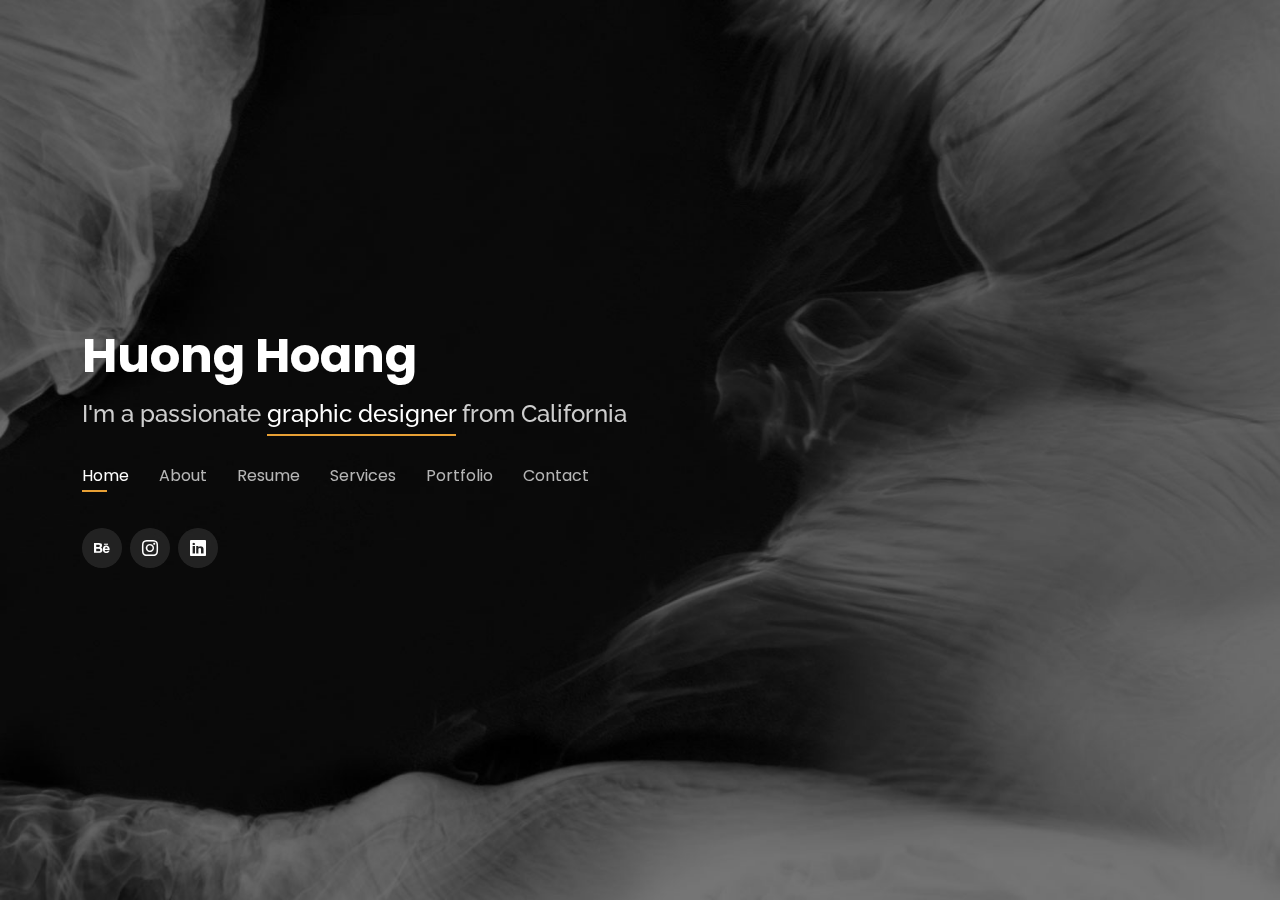
<file: index.html>
<!DOCTYPE html>
<html lang="en">

<head>
  <meta charset="utf-8">
  <meta content="width=device-width, initial-scale=1.0" name="viewport">

  <title>Huong Hoang Portfolio</title>
  <meta content="" name="description">
  <meta content="" name="keywords">

  <!-- Favicons -->
  <link href="assets/img/personal logo.png" rel="icon">
  <link href="assets/img/personal logo.png" rel="apple-touch-icon">

  <!-- Google Fonts -->
  <link
    href="https://fonts.googleapis.com/css?family=Open+Sans:300,300i,400,400i,600,600i,700,700i|Raleway:300,300i,400,400i,500,500i,600,600i,700,700i|Poppins:300,300i,400,400i,500,500i,600,600i,700,700i"
    rel="stylesheet">

  <!-- Vendor CSS Files -->
  <link href="assets/vendor/bootstrap/css/bootstrap.min.css" rel="stylesheet">
  <link href="assets/vendor/bootstrap-icons/bootstrap-icons.css" rel="stylesheet">
  <link href="assets/vendor/boxicons/css/boxicons.min.css" rel="stylesheet">
  <link href="assets/vendor/glightbox/css/glightbox.min.css" rel="stylesheet">
  <link href="assets/vendor/remixicon/remixicon.css" rel="stylesheet">
  <link href="assets/vendor/swiper/swiper-bundle.min.css" rel="stylesheet">

  <!-- Template Main CSS File -->
  <link href="assets/css/style.css" rel="stylesheet">

</head>

<body>

  <!-- ======= Header ======= -->
  <header id="header">
    <div class="container">

      <h1><a href="index.html">Huong Hoang</a></h1>
      <!-- Uncomment below if you prefer to use an image logo -->
      <!-- <a href="index.html" class="mr-auto"><img src="assets/img/logo.png" alt="" class="img-fluid"></a> -->
      <h2>I'm a passionate <span>graphic designer</span> from California</h2>

      <nav id="navbar" class="navbar">
        <ul>
          <li><a class="nav-link active" href="#header">Home</a></li>
          <li><a class="nav-link" href="#about">About</a></li>
          <li><a class="nav-link" href="#resume">Resume</a></li>
          <li><a class="nav-link" href="#services">Services</a></li>
          <li><a class="nav-link" href="#portfolio">Portfolio</a></li>
          <li><a class="nav-link" href="#contact">Contact</a></li>
        </ul>
        <i class="bi bi-list mobile-nav-toggle"></i>
      </nav><!-- .navbar -->

      <div class="social-links">
        <a href="https://www.behance.net/ngocquhoang" class="behance"><i class="bi bi-behance"></i></a>
        <a href="https://www.instagram.com/hnqh_amh/" class="instagram"><i class="bi bi-instagram"></i></a>
        <a href="https://www.linkedin.com/in/amber-hoang/" class="linkedin"><i class="bi bi-linkedin"></i></a>
      </div>

    </div>
  </header><!-- End Header -->

  <!-- ======= About Section ======= -->
  <section id="about" class="about">

    <!-- ======= About Me ======= -->
    <div class="about-me container">

      <div class="section-title">
        <h2>About</h2>
        <p>Learn more about me</p>
      </div>

      <div class="row">
        <div class="col-lg-4" data-aos="fade-right">
          <img src="assets/img/me.jpg" class="img-fluid" alt="">
        </div>
        <div class="col-lg-8 pt-4 pt-lg-0 content" data-aos="fade-left">
          <h3>UI/UX &amp; Graphic Designer</h3>
          <p class="fst-italic">
            Lorem ipsum dolor sit amet, consectetur adipiscing elit, sed do eiusmod tempor incididunt ut labore et
            dolore
            magna aliqua.
          </p>
          <div class="row">
            <div class="col-lg-6">
              <ul>
                <li><i class="bi bi-chevron-right"></i> <strong>Birthday:</strong> <span>January 2000</span></li>
                <li><i class="bi bi-chevron-right"></i> <strong>Website:</strong> <span>www.amberhhoang.com</span></li>
                <li><i class="bi bi-chevron-right"></i> <strong>Phone:</strong> <span>+916 545 4534</span></li>
                <li><i class="bi bi-chevron-right"></i> <strong>City:</strong> <span>California, USA</span></li>
              </ul>
            </div>
            <div class="col-lg-6">
              <ul>
                <li><i class="bi bi-chevron-right"></i> <strong>Age:</strong> <span>24</span></li>
                <li><i class="bi bi-chevron-right"></i> <strong>Degree:</strong> <span>Bachelor of Art</span></li>
                <li><i class="bi bi-chevron-right"></i> <strong>Email:</strong> <a href="mailto:amberh.hoang@gmail.com"
                    <span>amberh.hoang@gmail.com</span></a></li>
                <li><i class="bi bi-chevron-right"></i> <strong>Freelance:</strong> <span>Available</span></li>
              </ul>
            </div>
          </div>
          <p>
            As a passionate Graphic Designer and UI/UX Designer based in California, my objective is to leverage my
            expertise in creating compelling multimedia content and market-focused materials to drive significant growth
            for organizations. With a proven track record of enhancing brand visibility and increasing sales by 20%
            through strategic email marketing initiatives, I am committed to utilizing my skills in graphic design,
            UI/UX, and print media to attract more traffic, engage audiences effectively, and elevate overall brand
            presence in the ever-evolving digital landscape.
          </p>
        </div>
      </div>

    </div><!-- End About Me -->

    <!-- ======= Counts ======= -->
    <!--<div class="counts container">

      <div class="row">

        <div class="col-lg-3 col-md-6">
          <div class="count-box">
            <i class="bi bi-emoji-smile"></i>
            <span data-purecounter-start="0" data-purecounter-end="232" data-purecounter-duration="1"
              class="purecounter"></span>
            <p>Happy Clients</p>
          </div>
        </div>

        <div class="col-lg-3 col-md-6 mt-5 mt-md-0">
          <div class="count-box">
            <i class="bi bi-journal-richtext"></i>
            <span data-purecounter-start="0" data-purecounter-end="521" data-purecounter-duration="1"
              class="purecounter"></span>
            <p>Projects</p>
          </div>
        </div>

        <div class="col-lg-3 col-md-6 mt-5 mt-lg-0">
          <div class="count-box">
            <i class="bi bi-headset"></i>
            <span data-purecounter-start="0" data-purecounter-end="1463" data-purecounter-duration="1"
              class="purecounter"></span>
            <p>Hours Of Support</p>
          </div>
        </div>

        <div class="col-lg-3 col-md-6 mt-5 mt-lg-0">
          <div class="count-box">
            <i class="bi bi-award"></i>
            <span data-purecounter-start="0" data-purecounter-end="24" data-purecounter-duration="1"
              class="purecounter"></span>
            <p>Awards</p>
          </div>
        </div>

      </div>

    </div> -->
    <!-- End Counts -->

    <!-- ======= Skills  ======= -->
    <div class="skills container">

      <div class="section-title">
        <h2>Skills</h2>
      </div>

      <div class="row skills-content">

        <div class="col-lg-6">

          <div class="progress">
            <span class="skill">HTML <i class="val">100%</i></span>
            <div class="progress-bar-wrap">
              <div class="progress-bar" role="progressbar" aria-valuenow="100" aria-valuemin="0" aria-valuemax="100">
              </div>
            </div>
          </div>

          <div class="progress">
            <span class="skill">CSS <i class="val">90%</i></span>
            <div class="progress-bar-wrap">
              <div class="progress-bar" role="progressbar" aria-valuenow="90" aria-valuemin="0" aria-valuemax="100">
              </div>
            </div>
          </div>

          <div class="progress">
            <span class="skill">JavaScript <i class="val">75%</i></span>
            <div class="progress-bar-wrap">
              <div class="progress-bar" role="progressbar" aria-valuenow="75" aria-valuemin="0" aria-valuemax="100">
              </div>
            </div>
          </div>

        </div>

        <div class="col-lg-6">

          <div class="progress">
            <span class="skill">Adobe Creative Suite <i class="val">90%</i></span>
            <div class="progress-bar-wrap">
              <div class="progress-bar" role="progressbar" aria-valuenow="80" aria-valuemin="0" aria-valuemax="100">
              </div>
            </div>
          </div>

          <div class="progress">
            <span class="skill">Shopify/CMS <i class="val">90%</i></span>
            <div class="progress-bar-wrap">
              <div class="progress-bar" role="progressbar" aria-valuenow="90" aria-valuemin="0" aria-valuemax="100">
              </div>
            </div>
          </div>

          <div class="progress">
            <span class="skill">Figma <i class="val">55%</i></span>
            <div class="progress-bar-wrap">
              <div class="progress-bar" role="progressbar" aria-valuenow="55" aria-valuemin="0" aria-valuemax="100">
              </div>
            </div>
          </div>

        </div>

      </div>

    </div><!-- End Skills -->

    <!-- ======= Interests ======= -->
    <div class="interests container">

      <div class="section-title">
        <h2>Interests</h2>
      </div>

      <div class="row">
        <div class="col-lg-3 col-md-4">
          <div class="icon-box">
            <i class="ri-store-line" style="color: #ffbb2c;"></i>
            <h3>E-commerce</h3>
          </div>
        </div>
        <div class="col-lg-3 col-md-4 mt-4 mt-md-0">
          <div class="icon-box">
            <i class="ri-bar-chart-box-line" style="color: #5578ff;"></i>
            <h3>Stock</h3>
          </div>
        </div>
        <div class="col-lg-3 col-md-4 mt-4 mt-md-0">
          <div class="icon-box">
            <i class="ri-calendar-todo-line" style="color: #e80368;"></i>
            <h3>Planning</h3>
          </div>
        </div>
        <div class="col-lg-3 col-md-4 mt-4 mt-lg-0">
          <div class="icon-box">
            <i class="ri-paint-brush-line" style="color: #e361ff;"></i>
            <h3>Art</h3>
          </div>
        </div>
        <div class="col-lg-3 col-md-4 mt-4">
          <div class="icon-box">
            <i class="ri-database-2-line" style="color: #47aeff;"></i>
            <h3>Technology</h3>
          </div>
        </div>
        <div class="col-lg-3 col-md-4 mt-4">
          <div class="icon-box">
            <i class="ri-gradienter-line" style="color: #ffa76e;"></i>
            <h3>Social Media</h3>
          </div>
        </div>
        <div class="col-lg-3 col-md-4 mt-4">
          <div class="icon-box">
            <i class="ri-file-list-3-line" style="color: #11dbcf;"></i>
            <h3>Shopping</h3>
          </div>
        </div>
        <div class="col-lg-3 col-md-4 mt-4">
          <div class="icon-box">
            <i class="ri-price-tag-2-line" style="color: #4233ff;"></i>
            <h3>
              crochet
            </h3>
          </div>
        </div>
        <div class="col-lg-3 col-md-4 mt-4">
          <div class="icon-box">
            <i class="ri-anchor-line" style="color: #b2904f;"></i>
            <h3>Road Trip</h3>
          </div>
        </div>
        <div class="col-lg-3 col-md-4 mt-4">
          <div class="icon-box">
            <i class="ri-disc-line" style="color: #b20969;"></i>
            <h3>Music/Rnb</h3>
          </div>
        </div>
        <!--<div class="col-lg-3 col-md-4 mt-4">
          <div class="icon-box">
            <i class="ri-base-station-line" style="color: #ff5828;"></i>
            <h3>Verdo Park</h3>
          </div>
        </div>
        <div class="col-lg-3 col-md-4 mt-4">
          <div class="icon-box">
            <i class="ri-fingerprint-line" style="color: #29cc61;"></i>
            <h3>Flavor Nivelanda</h3>
          </div>
        </div>-->
      </div>

    </div><!-- End Interests -->

    <!-- ======= Testimonials ======= -->
    <div class="testimonials container">

      <div class="section-title">
        <h2>Testimonials</h2>
      </div>

      <div class="testimonials-slider swiper" data-aos="fade-up" data-aos-delay="100">
        <div class="swiper-wrapper">

          <div class="swiper-slide">
            <div class="testimonial-item">
              <p>
                <i class="bx bxs-quote-alt-left quote-icon-left"></i>
                Working with Huong has been an absolute game-changer for our e-commerce business. Their creativity
                knows no bounds, and their ability to craft visually stunning social media content, videos, and email
                marketing campaigns has significantly boosted our online presence. Their attention to detail and
                dedication to understanding our brand's needs truly sets them apart. I couldn't recommend Huong
                highly enough
                <i class="bx bxs-quote-alt-right quote-icon-right"></i>
              </p>
              <img src="assets/img/testimonials/testimonials-1.jpg" class="testimonial-img" alt="">
              <h3>Gregory Perkins</h3>
              <h4>Ceo &amp; Founder of African American Expressions</h4>
            </div>
          </div><!-- End testimonial item -->

          <div class="swiper-slide">
            <div class="testimonial-item">
              <p>
                <i class="bx bxs-quote-alt-left quote-icon-left"></i>
                When it comes to graphic design and UI/UX expertise, Huong is second to none. Their ability to
                seamlessly blend creativity with functionality is remarkable. They played a pivotal role in revamping
                our website's user interface, resulting in a significant increase in user engagement and conversion
                rates. Huong Hoang is not just a designer; they're a strategic thinker who consistently delivers
                outstanding results.
                <i class="bx bxs-quote-alt-right quote-icon-right"></i>
              </p>
              <img src="assets/img/testimonials/testimonials-3.jpg" class="testimonial-img" alt="">
              <h3>Vanessa</h3>
              <h4>Collage</h4>
            </div>
          </div><!-- End testimonial item -->

          <div class="swiper-slide">
            <div class="testimonial-item">
              <p>
                <i class="bx bxs-quote-alt-left quote-icon-left"></i>
                I've had the pleasure of witnessing firsthand the impact Huong has had on our company's branding
                efforts. Their innovative approach to designing posters, banners, and other promotional materials has
                helped us stand out in a crowded marketplace. Moreover, their expertise in print media has been
                invaluable in ensuring that our offline marketing initiatives are just as impactful as our online ones.
                Huong is a true asset to our team.
                <i class="bx bxs-quote-alt-right quote-icon-right"></i>
              </p>
              <img src="assets/img/testimonials/testimonials-4.jpg" class="testimonial-img" alt="">
              <h3>Tuan Duc</h3>
              <h4>CEO of TT Engineer</h4>
            </div>
          </div><!-- End testimonial item -->

        </div>
        <div class="swiper-pagination"></div>
      </div>

      <div class="owl-carousel testimonials-carousel">

      </div>

    </div><!-- End Testimonials  -->

  </section><!-- End About Section -->

  <!-- ======= Resume Section ======= -->
  <section id="resume" class="resume">
    <div class="container">

      <div class="section-title">
        <h2>Resume</h2>
        <p>Check My Resume</p>
      </div>

      <div class="row">
        <div class="col-lg-6">
          <h3 class="resume-title">Sumary</h3>
          <div class="resume-item pb-0">
            <h4>Huong Hoang</h4>
            <p><em>Innovative and deadline-driven Graphic Designer with 3+ years of experience designing and developing
                user-centered digital/print marketing material from initial concept to final, polished deliverable.</em>
            </p>
            <p>
            <ul>
              <li>Sacramento, CA</li>
              <li>(916) 545 4534</li>
              <li>amberh.hoang@gmail.com</li>
            </ul>
            </p>
          </div>

          <h3 class="resume-title">Education</h3>
          <div class="resume-item">
            <h4>Bachelor of Arts &amp; Design Studies (Graphic Design)</h4>
            <p><em>San Jose State University</em></p>
          </div>
          <div class="resume-item">
            <h4>Associate Degree &amp; Design</h4>
            <p><em>Cosumnes River College </em></p>
          </div>
        </div>
        <div class="col-lg-6">
          <h3 class="resume-title">Professional Experience</h3>
          <div class="resume-item">
            <h4>Graphic Design & Marketing </h4>
            <h5>2022 - Present</h5>
            <p><em>African American Expressions, Sacramento, CA</em></p>
            <p>
            <ul>
              <li>Designed captivating digital graphics, short videos, logos, and product designs using <strong>Adobe
                  Illustrator, Photoshop, InDesign, and Adobe Express. </strong></li>
              <li>Elevated brand engagement through compelling social media content, resulting in increased user
                interaction with brand products.
              </li>
              <li>Utilized data-driven insights from market trends and consumer behavior analysis to inform strategic
                decision-making.</li>
              <li>Implemented Black History Month campaigns using <strong>Google Ads, Facebook Ads, and
                  Klaviyo.</strong></li>
            </ul>
            </p>
          </div>
          <div class="resume-item">
            <h4>Graphic design Intern</h4>
            <h5>2021 - 2022</h5>
            <p><em>California Department of Transportation (Caltrans), Sacramento, CA</em></p>
            <p>
            <ul>
              <li>Collaborated with the SME team to develop posters, logos, and digital content for Caltrans Innovation
                Campaigns.</li>
              <li>Develop informative presentations for the Innovation Station program to engineers and developers using
                Microsoft Office tools.</li>
              <li>Contributed to web development efforts with Drupal in support of communicating efforts and impacts of
                Caltrans Innovation programs.</li>
              <li>Worked with website design flatform WordPress, HTML, and CSS to develop a <a
                  href="https://www.caltransinnovationexpo.com/">Caltrans Innovation</a> external
                website
              </li>
            </ul>
            </p>
          </div>
        </div>
      </div>

    </div>
  </section><!-- End Resume Section -->

  <!-- ======= Services Section ======= -->
  <section id="services" class="services">
    <div class="container">

      <div class="section-title">
        <h2>Services</h2>
        <p>My Services</p>
      </div>

      <div class="row">
        <div class="col-lg-4 col-md-6 d-flex align-items-stretch">
          <div class="icon-box">
            <div class="icon"><i class="bx bxl-dribbble"></i></div>
            <h4><a href="">Brand Identity Development</a></h4>
            <p>Designing visual elements such as color palettes, typography, and imagery to establish a cohesive brand
              identity across all platforms.</p>
          </div>
        </div>

        <div class="col-lg-4 col-md-6 d-flex align-items-stretch mt-4 mt-md-0">
          <div class="icon-box">
            <div class="icon"><i class="bx bx-file"></i></div>
            <h4><a href="">Print Design</a></h4>
            <p>Designing materials for print, such as brochures, business cards, posters, flyers, banners, and
              packaging.</p>
          </div>
        </div>

        <div class="col-lg-4 col-md-6 d-flex align-items-stretch mt-4 mt-lg-0">
          <div class="icon-box">
            <div class="icon"><i class="bx bx-tachometer"></i></div>
            <h4><a href="">Web Design</a></h4>
            <p>Designing user interfaces for websites, including layout, navigation, and visual elements to create
              engaging and user-friendly online experiences.</p>
          </div>
        </div>

        <div class="col-lg-4 col-md-6 d-flex align-items-stretch mt-4">
          <div class="icon-box">
            <div class="icon"><i class="bx bx-world"></i></div>
            <h4><a href="">Advertising Design</a></h4>
            <p>Designing advertisements for print publications, online platforms, and social media to promote products
              or services effectively.</p>
          </div>
        </div>

        <div class="col-lg-4 col-md-6 d-flex align-items-stretch mt-4">
          <div class="icon-box">
            <div class="icon"><i class="bx bx-slideshow"></i></div>
            <h4><a href="">UI/UX Design</a></h4>
            <p>Designing intuitive user interfaces and enhancing user experiences for websites, mobile apps, and other
              digital products.</p>
          </div>
        </div>

        <div class="col-lg-4 col-md-6 d-flex align-items-stretch mt-4">
          <div class="icon-box">
            <div class="icon"><i class="bx bx-arch"></i></div>
            <h4><a href="">Infographic Design</a></h4>
            <p>Creating visually appealing and informative infographics to communicate complex information in a clear
              and engaging manner.</p>
          </div>
        </div>

      </div>

    </div>
  </section><!-- End Services Section -->

  <!-- ======= Portfolio Section ======= -->
  <section id="portfolio" class="portfolio">
    <div class="container">

      <div class="section-title">
        <h2>Portfolio</h2>
        <p>My Works</p>
      </div>

      <div class="row">
        <div class="col-lg-12 d-flex justify-content-center">
          <ul id="portfolio-flters">
            <li data-filter="*" class="filter-active">All</li>
            <li data-filter=".filter-app">App</li>
            <li data-filter=".filter-card">Multimedia</li>
            <li data-filter=".filter-web">Web</li>
          </ul>
        </div>
      </div>

      <div class="row portfolio-container">

        <div class="col-lg-4 col-md-6 portfolio-item filter-app">
          <div class="portfolio-wrap">
            <img src="assets/img/portfolio/Upshore/upshore-mockup.png" class="img-fluid" alt="upshore app mockup">
            <div class="portfolio-info">
              <h4>Upshore</h4>
              <p>App</p>
              <div class="portfolio-links">
                <a href="assets/img/portfolio/Upshore/upshore-mockup.png" data-gallery="portfolioGallery"
                  class="portfolio-lightbox" title="Upshore"><i class="bx bx-plus"></i></a>
                <a href="portfolio-details-app01.html" data-gallery="portfolioDetailsGallery"
                  data-glightbox="type: external" class="portfolio-details-lightbox" title="Portfolio Details"><i
                    class="bx bx-link"></i></a>
              </div>
            </div>
          </div>
        </div>

        <div class="col-lg-4 col-md-6 portfolio-item filter-web">
          <div class="portfolio-wrap">
            <img src="assets/img/portfolio/EF/EF-mockup.jpg" class="img-fluid" alt="">
            <div class="portfolio-info">
              <h4>Ember Flash Aerospace</h4>
              <p>Logo and Web</p>
              <div class="portfolio-links">
                <a href="assets/img/portfolio/EF/EF-mockup.jpg" data-gallery="portfolioGallery"
                  class="portfolio-lightbox" title="Ember Flash Aerospace"><i class="bx bx-plus"></i></a>
                <a href="portfolio-details-web01.html" data-gallery="portfolioDetailsGallery"
                  data-glightbox="type: external" class="portfolio-details-lightbox" title="Portfolio Details"><i
                    class="bx bx-link"></i></a>
              </div>
            </div>
          </div>
        </div>

        <div class="col-lg-4 col-md-6 portfolio-item filter-card">
          <div class="portfolio-wrap">
            <img src="assets/img/portfolio/Fashion sustainability/Fashion-sustainability-mockup.jpg" class="img-fluid"
              alt="">
            <div class="portfolio-info">
              <h4>Design for Sustainability</h4>
              <p>Branding</p>
              <div class="portfolio-links">
                <a href="assets/img/portfolio/Fashion sustainability/Fashion-sustainability-mockup.jpg"
                  data-gallery="portfolioGallery" class="portfolio-lightbox" title="Design for Sustainability"><i
                    class="bx bx-plus"></i></a>
                <a href="portfolio-details-branding01.html" data-gallery="portfolioDetailsGallery"
                  data-glightbox="type: external" class="portfolio-details-lightbox" title="Portfolio Details"><i
                    class="bx bx-link"></i></a>
              </div>
            </div>
          </div>
        </div>

        <div class="col-lg-4 col-md-6 portfolio-item filter-web">
          <div class="portfolio-wrap">
            <img src="assets/img/portfolio/Logo/T+Tlogo/TT-mockup.jpg" class="img-fluid" alt="">
            <div class="portfolio-info">
              <h4>TT Engineers</h4>
              <p>Logo and Website</p>
              <div class="portfolio-links">
                <a href="assets/img/portfolio/Logo/T+Tlogo/TT-mockup.jpg" data-gallery="portfolioGallery"
                  class="portfolio-lightbox" title="TT Engineers"><i class="bx bx-plus"></i></a>
                <a href="portfolio-details-web02.html" data-gallery="portfolioDetailsGallery"
                  data-glightbox="type: external" class="portfolio-details-lightbox" title="Portfolio Details"><i
                    class="bx bx-link"></i></a>
              </div>
            </div>
          </div>
        </div>

        <div class="col-lg-4 col-md-6 portfolio-item filter-card">
          <div class="portfolio-wrap">
            <img src="assets/img/portfolio/Clover cat cafe/cafe-menu-business card.png" class="img-fluid" alt="">
            <div class="portfolio-info">
              <h4>Clover Cat Cafe</h4>
              <p>Branding</p>
              <div class="portfolio-links">
                <a href="assets/img/portfolio/Clover cat cafe/cafe-menu-business card.png"
                  data-gallery="portfolioGallery" class="portfolio-lightbox" title="Clover Cat Cafe"><i
                    class="bx bx-plus"></i></a>
                <a href="portfolio-details-branding02.html" data-gallery="portfolioDetailsGallery"
                  data-glightbox="type: external" class="portfolio-details-lightbox" title="Portfolio Details"><i
                    class="bx bx-link"></i></a>
              </div>
            </div>
          </div>
        </div>

        <div class="col-lg-4 col-md-6 portfolio-item filter-card">
          <div class="portfolio-wrap">
            <img src="assets/img/portfolio/Coffee Shop/AZ-coffee-shop.jpg" class="img-fluid" alt="">
            <div class="portfolio-info">
              <h4>AZ Coffee Shop</h4>
              <p>Branding</p>
              <div class="portfolio-links">
                <a href="assets/img/portfolio/Coffee Shop/AZ-coffee-shop.jpg" data-gallery="portfolioGallery"
                  class="portfolio-lightbox" title="AZ Coffee Shop"><i class="bx bx-plus"></i></a>
                <a href="portfolio-details-branding03.html" data-gallery="portfolioDetailsGallery"
                  data-glightbox="type: external" class="portfolio-details-lightbox" title="Portfolio Details"><i
                    class="bx bx-link"></i></a>
              </div>
            </div>
          </div>
        </div>
        <!--
        <div class="col-lg-4 col-md-6 portfolio-item filter-card">
          <div class="portfolio-wrap">
            <img src="assets/img/portfolio/portfolio-7.jpg" class="img-fluid" alt="">
            <div class="portfolio-info">
              <h4>NIX</h4>
              <p>Project</p>
              <div class="portfolio-links">
                <a href="assets/img/portfolio/portfolio-7.jpg" data-gallery="portfolioGallery"
                  class="portfolio-lightbox" title="Card 1"><i class="bx bx-plus"></i></a>
                <a href="portfolio-details-project01.html" data-gallery="portfolioDetailsGallery"
                  data-glightbox="type: external" class="portfolio-details-lightbox" title="Portfolio Details"><i
                    class="bx bx-link"></i></a>
              </div>
            </div>
          </div>
        </div>

        <div class="col-lg-4 col-md-6 portfolio-item filter-card">
          <div class="portfolio-wrap">
            <img src="assets/img/portfolio/portfolio-8.jpg" class="img-fluid" alt="">
            <div class="portfolio-info">
              <h4>Card 3</h4>
              <p>Card</p>
              <div class="portfolio-links">
                <a href="assets/img/portfolio/portfolio-8.jpg" data-gallery="portfolioGallery"
                  class="portfolio-lightbox" title="Card 3"><i class="bx bx-plus"></i></a>
                <a href="portfolio-details.html" data-gallery="portfolioDetailsGallery" data-glightbox="type: external"
                  class="portfolio-details-lightbox" title="Portfolio Details"><i class="bx bx-link"></i></a>
              </div>
            </div>
          </div>
        </div>
      -->
      </div>

    </div>

    </div>
  </section><!-- End Portfolio Section -->

  <!-- ======= Contact Section ======= -->
  <section id="contact" class="contact">
    <div class="container">

      <div class="section-title">
        <h2>Contact</h2>
        <p>Contact Me</p>
      </div>

      <div class="row mt-2">

        <div class="col-md-6 d-flex align-items-stretch">
          <div class="info-box">
            <i class="bx bx-map"></i>
            <h3>Location</h3>
            <p>Sacramento, CA</p>
          </div>
        </div>

        <div class="col-md-6 mt-4 mt-md-0 d-flex align-items-stretch">
          <div class="info-box">
            <i class="bx bx-share-alt"></i>
            <h3>Social Profiles</h3>
            <div class="social-links">
              <a href="#" class="instagram"><i class="bi bi-instagram"></i></a>
              <a href="#" class="linkedin"><i class="bi bi-linkedin"></i></a>
            </div>
          </div>
        </div>

        <div class="col-md-6 mt-4 d-flex align-items-stretch">
          <div class="info-box">
            <i class="bx bx-envelope"></i>
            <h3>Email Me</h3>
            <p>amberh.hoang@gamil.com</p>
          </div>
        </div>
        <div class="col-md-6 mt-4 d-flex align-items-stretch">
          <div class="info-box">
            <i class="bx bx-phone-call"></i>
            <h3>Call Me</h3>
            <p>+1 916 545 4534</p>
          </div>
        </div>
      </div>

      <!-- <form action="forms/contact.php" method="post" role="form" class="php-email-form mt-4">
        <div class="row">
          <div class="col-md-6 form-group">
            <input type="text" name="name" class="form-control" id="name" placeholder="Your Name" required>
          </div>
          <div class="col-md-6 form-group mt-3 mt-md-0">
            <input type="email" class="form-control" name="email" id="email" placeholder="Your Email" required>
          </div>
        </div>
        <div class="form-group mt-3">
          <input type="text" class="form-control" name="subject" id="subject" placeholder="Subject" required>
        </div>
        <div class="form-group mt-3">
          <textarea class="form-control" name="message" rows="5" placeholder="Message" required></textarea>
        </div>
        <div class="my-3">
          <div class="loading">Loading</div>
          <div class="error-message"></div>
          <div class="sent-message">Your message has been sent. Thank you!</div>
        </div>
        <div class="text-center"><button type="submit">Send Message</button></div>
      </form> -->

    </div>
  </section><!-- End Contact Section -->


  <!-- Vendor JS Files -->
  <script src="assets/vendor/purecounter/purecounter_vanilla.js"></script>
  <script src="assets/vendor/bootstrap/js/bootstrap.bundle.min.js"></script>
  <script src="assets/vendor/glightbox/js/glightbox.min.js"></script>
  <script src="assets/vendor/isotope-layout/isotope.pkgd.min.js"></script>
  <script src="assets/vendor/swiper/swiper-bundle.min.js"></script>
  <script src="assets/vendor/waypoints/noframework.waypoints.js"></script>
  <script src="assets/vendor/php-email-form/validate.js"></script>

  <!-- Template Main JS File -->
  <script src="assets/js/main.js"></script>

</body>

</html>
</file>
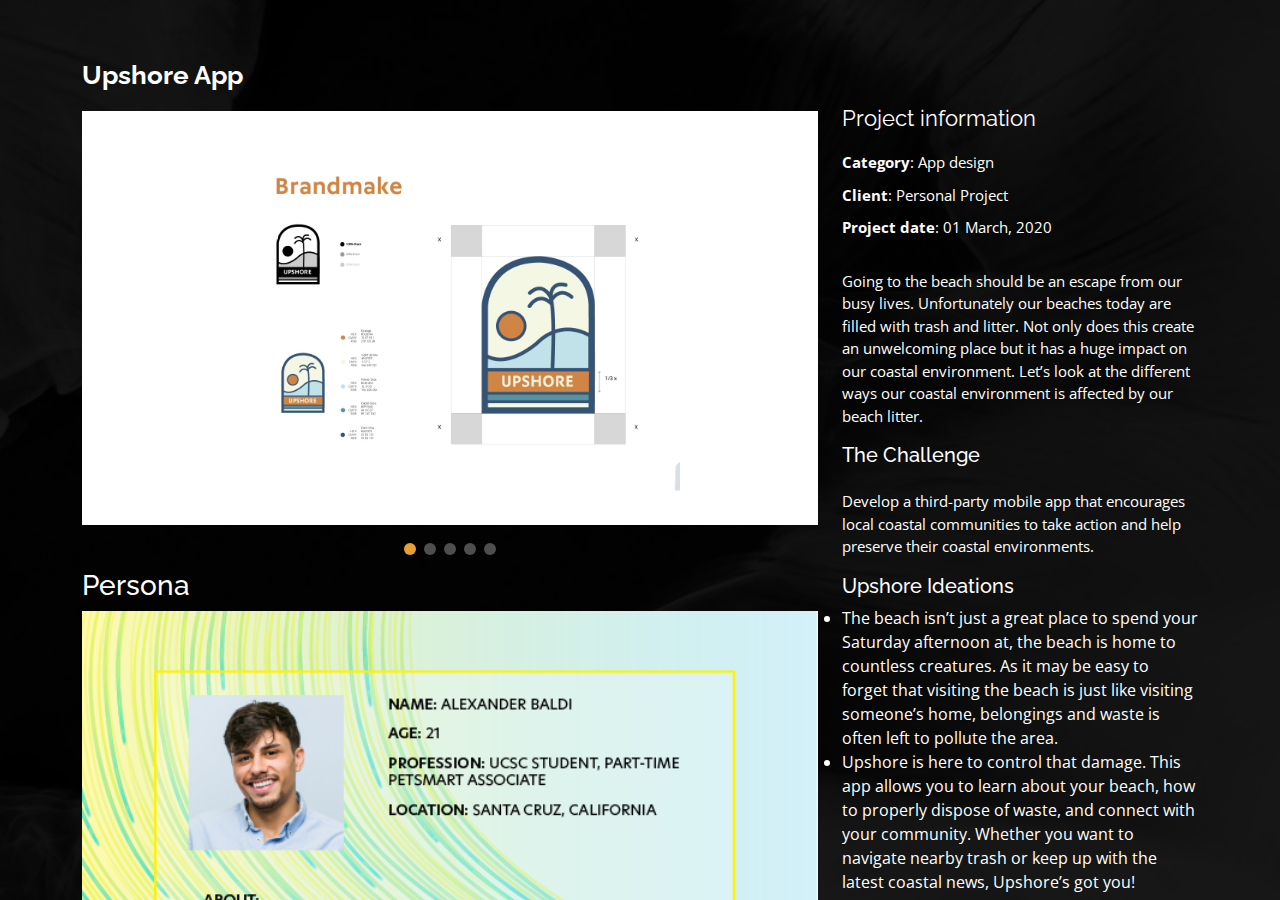
<file: portfolio-details-app01.html>
<!DOCTYPE html>
<html lang="en">

<head>
  <meta charset="utf-8">
  <meta content="width=device-width, initial-scale=1.0" name="viewport">

  <title>Portfolio Details</title>
  <meta content="" name="description">
  <meta content="" name="keywords">

  <!-- Favicons -->
  <link href="assets/img/personal logo.png" rel="icon">
  <link href="assets/img/personal logo.png" rel="apple-touch-icon">

  <!-- Google Fonts -->
  <link
    href="https://fonts.googleapis.com/css?family=Open+Sans:300,300i,400,400i,600,600i,700,700i|Raleway:300,300i,400,400i,500,500i,600,600i,700,700i|Poppins:300,300i,400,400i,500,500i,600,600i,700,700i"
    rel="stylesheet">

  <!-- Vendor CSS Files -->
  <link href="assets/vendor/bootstrap/css/bootstrap.min.css" rel="stylesheet">
  <link href="assets/vendor/bootstrap-icons/bootstrap-icons.css" rel="stylesheet">
  <link href="assets/vendor/boxicons/css/boxicons.min.css" rel="stylesheet">
  <link href="assets/vendor/glightbox/css/glightbox.min.css" rel="stylesheet">
  <link href="assets/vendor/remixicon/remixicon.css" rel="stylesheet">
  <link href="assets/vendor/swiper/swiper-bundle.min.css" rel="stylesheet">

  <!-- Template Main CSS File -->
  <link href="assets/css/style.css" rel="stylesheet">

</head>

<body>

  <main id="main">

    <!-- ======= Portfolio Details ======= -->
    <div id="portfolio-details" class="portfolio-details">
      <div class="container">

        <div class="row">

          <div class="col-lg-8">
            <h2 class="portfolio-title">Upshore App</h2>

            <div class="portfolio-details-slider swiper">
              <div class="swiper-wrapper align-items-center">

                <div class="swiper-slide">
                  <img src="assets/img/portfolio/Upshore/logo.jpg" alt="Upshore Logo" width="100%">
                </div>

                <div class="swiper-slide">
                  <img src="assets/img/portfolio/Upshore/color-pallet.jpg" alt="Upshore color pallet" width="100%">
                </div>

                <div class="swiper-slide">
                  <img src="assets/img/portfolio/Upshore/icon.jpg" alt="Upshore icons" width="100%">
                </div>

                <div class="swiper-slide">
                  <img src="assets/img/portfolio/Upshore/typography.jpg" alt="Upshore icons" width="100%">
                </div>

                <div class="swiper-slide">
                  <img src="assets/img/portfolio/Upshore/Cite-map.jpg" alt="Upshore cite map" width="100%">
                </div>

              </div>
              <div class="swiper-pagination"></div>
            </div>

            <h3>Persona</h3>
            <div class="portfolio-details-slider swiper">
              <div class="swiper-wrapper align-items-center">

                <div class="swiper-slide">
                  <img src="assets/img/portfolio/Upshore/persona 1.png" alt="Upshore Logo" width="100%"
                    style="background-color: #fff;">
                </div>

                <div class="swiper-slide">
                  <img src="assets/img/portfolio/Upshore/persona 2.png" alt="Upshore color pallet" width="100%"
                    style="background-color: #fff;">
                </div>

                <div class="swiper-slide">
                  <img src="assets/img/portfolio/Upshore/persona 3.png" alt="Upshore icons" width="100%"
                    style="background-color: #fff;">
                </div>

                <div class="swiper-slide">
                  <img src="assets/img/portfolio/Upshore/persona 5.png" alt="Upshore cite map" width="100%"
                    style="background-color: #fff;">
                </div>

              </div>
              <div class="swiper-pagination"></div>
            </div>

            <h3>User Journal and Wireframes</h3>
            <div class="portfolio-details-slider swiper">
              <div class="swiper-wrapper align-items-center">

                <div class="swiper-slide">
                  <img src="assets/img/portfolio/Upshore/user Journey map-100.jpg" alt="Upshore Logo" width="100%">
                </div>

                <div class="swiper-slide">
                  <img src="assets/img/portfolio/Upshore/wire frame.png" alt="Upshore color pallet" width="100%">
                </div>

              </div>
              <div class="swiper-pagination"></div>
            </div>

            <h3>prototype</h3>
            <div class="portfolio-details-slider swiper">
              <div class="swiper-wrapper align-items-center">

                <div class="swiper-slide">
                  <img src="assets/img/portfolio/Upshore/upshore-mockup.png" alt="Upshore Logo" width="100%"
                    style="background-color: #fff;">
                </div>

                <div class="swiper-slide">
                  <iframe height="500" src="https://www.youtube.com/embed/wNANt2q2GrU">
                  </iframe>
                </div>

              </div>
              <div class="swiper-pagination"></div>
            </div>

          </div>

          <div class="col-lg-4 portfolio-info">
            <h3>Project information</h3>
            <ul>
              <li><strong>Category</strong>: App design</li>
              <li><strong>Client</strong>: Personal Project</li>
              <li><strong>Project date</strong>: 01 March, 2020</li>
            </ul>

            <p>
              Going to the beach should be an escape from our busy lives. Unfortunately our beaches today are filled
              with trash and litter. Not only does this create an unwelcoming place but it has a huge impact on our
              coastal environment. Let’s look at the different ways our coastal environment is affected by our beach
              litter.
            </p>
            <h5>The Challenge</h5>
            <p>Develop a third-party mobile app that encourages local coastal communities to take action and help
              preserve their coastal environments.</p>
            <h5>Upshore Ideations</h5>
            <li>The beach isn’t just a great place to spend your Saturday afternoon at, the beach is home to countless
              creatures. As it may be easy to forget that visiting the beach is just like visiting someone’s home,
              belongings and waste is often left to pollute the area.</li>
            <li>Upshore is here to control that damage. This app allows you to learn about your beach, how to properly
              dispose of waste, and connect with your community. Whether you want to navigate nearby trash or keep up
              with the latest coastal news, Upshore’s got you!</li><br>
            <strong>App Features:</strong>
            <li>Waste scanner</li>
            <li>Current weather and location</li>
            <li>Follower and Followings</li>
            <li>Profile Posts</li>
            <li>Article Search</li><br>
            <h5>The ocean</h5>
            <p>Hazardous chemicals from the litter can pollute soil and water. And through the food chain, these toxins
              not only make their way to animals but they make their way back to humans. Through litter, nitrogen and
              phosphorus can become abundant in water. This causes harmful algal blooms to accumulate quickly in waters
              and can block sunlight which ultimately creates a depletion of oxygen. The algae also can release toxins
              that can be harmful to both animals and humans.</p>
            <br><strong>CORAL REEFS</strong>
            <p>Trash such as plastic bags, singular used products, kids toys, produce containers, water bottles, etc.
              That makes its way into the sea and can snag on corals and block the sunlight needed for photosynthesis,
              or entangle and kill reef organisms and break or damage corals. The micro plastics were eaten by coral and
              other sea animals which can block their digestive tracts and potentially introduce toxics.</p>

            <br><Strong>ANIMALS</Strong>
            <p>Trash pollution at beaches affects more than 800 species. Over 100,000 seabirds, sea turtles, seals, and
              other marine mammals are killed every year by consuming the litter or being stuck in it. It’s easy for
              animals to mistake our trash for food so when they try to eat it, they choke or suffer internal injuries.
              Again the trash eventually ends up in our stomachs as plastic moves through the food chain. Animals like
              sea
              turtles also have trouble reproducing as climate change has affected the temperatures of the sand.</p>
            <br><strong>THE ECONOMY</strong>
            <p>When the public takes responsibility and disposes of their trash, cleaning waste isn’t too difficult. But
              when there is an excess amount of trash, then extra funds are needed to hire people to clean up littered
              areas. It costs the economy more money to clean up compared to if citizens were to properly dispose of
              waste themselves.</p>
            <br><strong>PUBLIC HEALTH</strong>
            <p>Not only is the economy at risk but so is the health of people. When people have contact with dirty water
              or sand it can be harmful. A 2013 study collected water samples from coastal regions and 10 percent of the
              samples failed to meet the EPA’s standards for safe swimming. About 3.5 million people get sick from water
              contaminated with sewage.
              <br>Children are especially vulnerable as they tend to swallow a lot more water. They can consume
              criteria, fertilizers, feces, and trash. These effects can be as minor as a stomach ache to as severe as a
              neurological disorder. Those who have compromised immune systems are especially at risk. At times there
              will be a delay in systems so most people who experience illness from dirty waters don’t even know the
              cause of their symptoms.
            </p>

          </div>

        </div>

      </div>
    </div><!-- End Portfolio Details -->

  </main><!-- End #main -->


  <!-- Vendor JS Files -->
  <script src="assets/vendor/purecounter/purecounter_vanilla.js"></script>
  <script src="assets/vendor/bootstrap/js/bootstrap.bundle.min.js"></script>
  <script src="assets/vendor/glightbox/js/glightbox.min.js"></script>
  <script src="assets/vendor/isotope-layout/isotope.pkgd.min.js"></script>
  <script src="assets/vendor/swiper/swiper-bundle.min.js"></script>
  <script src="assets/vendor/waypoints/noframework.waypoints.js"></script>
  <script src="assets/vendor/php-email-form/validate.js"></script>

  <!-- Template Main JS File -->
  <script src="assets/js/main.js"></script>

</body>

</html>
</file>
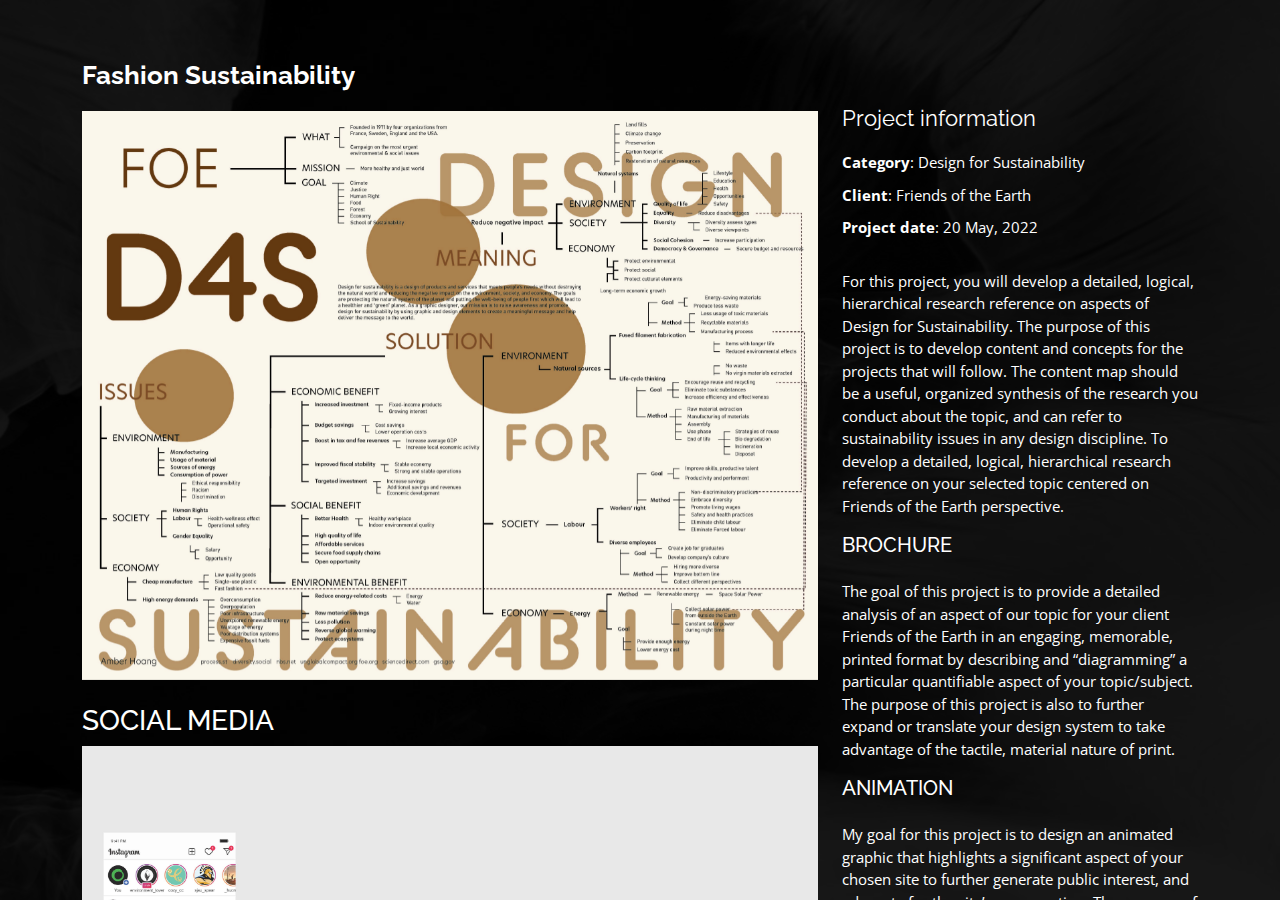
<file: portfolio-details-branding01.html>
<!DOCTYPE html>
<html lang="en">

<head>
  <meta charset="utf-8">
  <meta content="width=device-width, initial-scale=1.0" name="viewport">

  <title>Portfolio Details</title>
  <meta content="" name="description">
  <meta content="" name="keywords">

  <!-- Favicons -->
  <link href="assets/img/personal logo.png" rel="icon">
  <link href="assets/img/personal logo.png" rel="apple-touch-icon">

  <!-- Google Fonts -->
  <link
    href="https://fonts.googleapis.com/css?family=Open+Sans:300,300i,400,400i,600,600i,700,700i|Raleway:300,300i,400,400i,500,500i,600,600i,700,700i|Poppins:300,300i,400,400i,500,500i,600,600i,700,700i"
    rel="stylesheet">

  <!-- Vendor CSS Files -->
  <link href="assets/vendor/bootstrap/css/bootstrap.min.css" rel="stylesheet">
  <link href="assets/vendor/bootstrap-icons/bootstrap-icons.css" rel="stylesheet">
  <link href="assets/vendor/boxicons/css/boxicons.min.css" rel="stylesheet">
  <link href="assets/vendor/glightbox/css/glightbox.min.css" rel="stylesheet">
  <link href="assets/vendor/remixicon/remixicon.css" rel="stylesheet">
  <link href="assets/vendor/swiper/swiper-bundle.min.css" rel="stylesheet">

  <!-- Template Main CSS File -->
  <link href="assets/css/style.css" rel="stylesheet">

</head>

<body>

  <main id="main">

    <!-- ======= Portfolio Details ======= -->
    <div id="portfolio-details" class="portfolio-details">
      <div class="container">

        <div class="row">

          <div class="col-lg-8">
            <h2 class="portfolio-title">Fashion Sustainability</h2>

            <div class="portfolio-details-slider swiper">
              <div class="swiper-wrapper align-items-center">

                <div class="swiper-slide">
                  <img src="assets/img/portfolio/Fashion sustainability/Content map-final.jpg" alt="Upshore Logo"
                    width="100%">
                </div>

              </div>
              <div class="swiper-pagination"></div>
            </div>

            <br>
            <h3>SOCIAL MEDIA</h3>
            <div class="portfolio-details-slider swiper">
              <div class="swiper-wrapper align-items-center">

                <div class="swiper-slide">
                  <img src="assets/img/portfolio/Fashion sustainability/HOANG-AMBER_Project2-Mockup_Page_1.jpg"
                    alt="post 1" width="100%" style="background-color: #fff;">
                </div>

                <div class="swiper-slide">
                  <img src="assets/img/portfolio/Fashion sustainability/HOANG-AMBER_Project2-Mockup_Page_2.jpg"
                    alt="post 2" width="100%" style="background-color: #fff;">
                </div>

                <div class="swiper-slide">
                  <img src="assets/img/portfolio/Fashion sustainability/HOANG-AMBER_Project2-Mockup_Page_3.jpg"
                    alt="post 3" width="100%" style="background-color: #fff;">
                </div>

                <div class="swiper-slide">
                  <img src="assets/img/portfolio/Fashion sustainability/HOANG-AMBER_Project2-Mockup_Page_4.jpg"
                    alt="post 4" width="100%" style="background-color: #fff;">
                </div>

              </div>
              <div class="swiper-pagination"></div>
            </div>

            <h3>BROCHURE</h3>
            <div class="portfolio-details-slider swiper">
              <div class="swiper-wrapper align-items-center">

                <div class="swiper-slide">
                  <img src="assets/img/portfolio/Fashion sustainability/mock-up1.png" alt="brochures mockup photo 1"
                    width="100%">
                </div>

                <div class="swiper-slide">
                  <img src="assets/img/portfolio/Fashion sustainability/mock-up3.png" alt="brochures mockup photo 2"
                    width="100%">
                </div>

                <div class="swiper-slide">
                  <img src="assets/img/portfolio/Fashion sustainability/mock-up4.png" alt="brochures mockup photo 3"
                    width="100%">
                </div>

                <div class="swiper-slide">
                  <img src="assets/img/portfolio/Fashion sustainability/mock-up5.png" alt="brochures mockup photo 4"
                    width="100%">
                </div>

                <div class="swiper-slide">
                  <img src="assets/img/portfolio/Fashion sustainability/mock-up6.png" alt="brochures mockup photo 5"
                    width="100%">
                </div>

              </div>
              <div class="swiper-pagination"></div>
            </div>

            <h3>ANIMATION</h3>
            <div class="portfolio-details-slider swiper">
              <div class="swiper-wrapper align-items-center">

                <div class="swiper-slide">
                  <iframe height="600" width="950" src="https://www.youtube.com/embed/x-eW-iijbnI">
                  </iframe>
                </div>

                <div class="swiper-slide">
                  <img src="assets/img/portfolio/Fashion sustainability/animation-storyboard-sketch.jpg"
                    alt="Low-fi storyboard" width="100%" style="background-color: #fff;">
                </div>

                <div class="swiper-slide">
                  <img src="assets/img/portfolio/Fashion sustainability/High-storyboard-104.jpg"
                    alt="High-fi storyboard" width="100%" style="background-color: #fff;">
                </div>

              </div>
              <div class="swiper-pagination"></div>
            </div>

          </div>

          <div class="col-lg-4 portfolio-info">
            <h3>Project information</h3>
            <ul>
              <li><strong>Category</strong>: Design for Sustainability</li>
              <li><strong>Client</strong>: Friends of the Earth</li>
              <li><strong>Project date</strong>: 20 May, 2022</li>
            </ul>

            <p>
              For this project, you will develop a detailed, logical, hierarchical research reference on aspects
              of Design for Sustainability. The purpose of this project is to develop content and concepts
              for the projects that will follow. The content map should be a useful, organized synthesis of
              the research you conduct about the topic, and can refer to sustainability issues in any design
              discipline. To develop a detailed, logical, hierarchical research reference on your selected
              topic centered on Friends of the Earth perspective.
            </p>
            <h5>BROCHURE</h5>
            <p>The goal of this project is to provide a detailed analysis of an aspect of our topic for your
              client Friends of the Earth in an engaging, memorable, printed format by describing and
              “diagramming” a particular quantifiable aspect of your topic/subject. The purpose of this
              project is also to further expand or translate your design system to take advantage of the
              tactile, material nature of print.</p>
            <h5>ANIMATION</h5>
            <p>My goal for this project is to design an animated graphic that highlights a significant
              aspect of your chosen site to further generate public interest, and advocate for the site’s
              conservation. The purpose of this project is to expand your design palette to include elements
              that are of particular importance in time-based media (motion graphics): sequence, pacing,
              framing and sound.</p>

          </div>

        </div>

      </div>
    </div><!-- End Portfolio Details -->

  </main><!-- End #main -->


  <!-- Vendor JS Files -->
  <script src="assets/vendor/purecounter/purecounter_vanilla.js"></script>
  <script src="assets/vendor/bootstrap/js/bootstrap.bundle.min.js"></script>
  <script src="assets/vendor/glightbox/js/glightbox.min.js"></script>
  <script src="assets/vendor/isotope-layout/isotope.pkgd.min.js"></script>
  <script src="assets/vendor/swiper/swiper-bundle.min.js"></script>
  <script src="assets/vendor/waypoints/noframework.waypoints.js"></script>
  <script src="assets/vendor/php-email-form/validate.js"></script>

  <!-- Template Main JS File -->
  <script src="assets/js/main.js"></script>

</body>

</html>
</file>
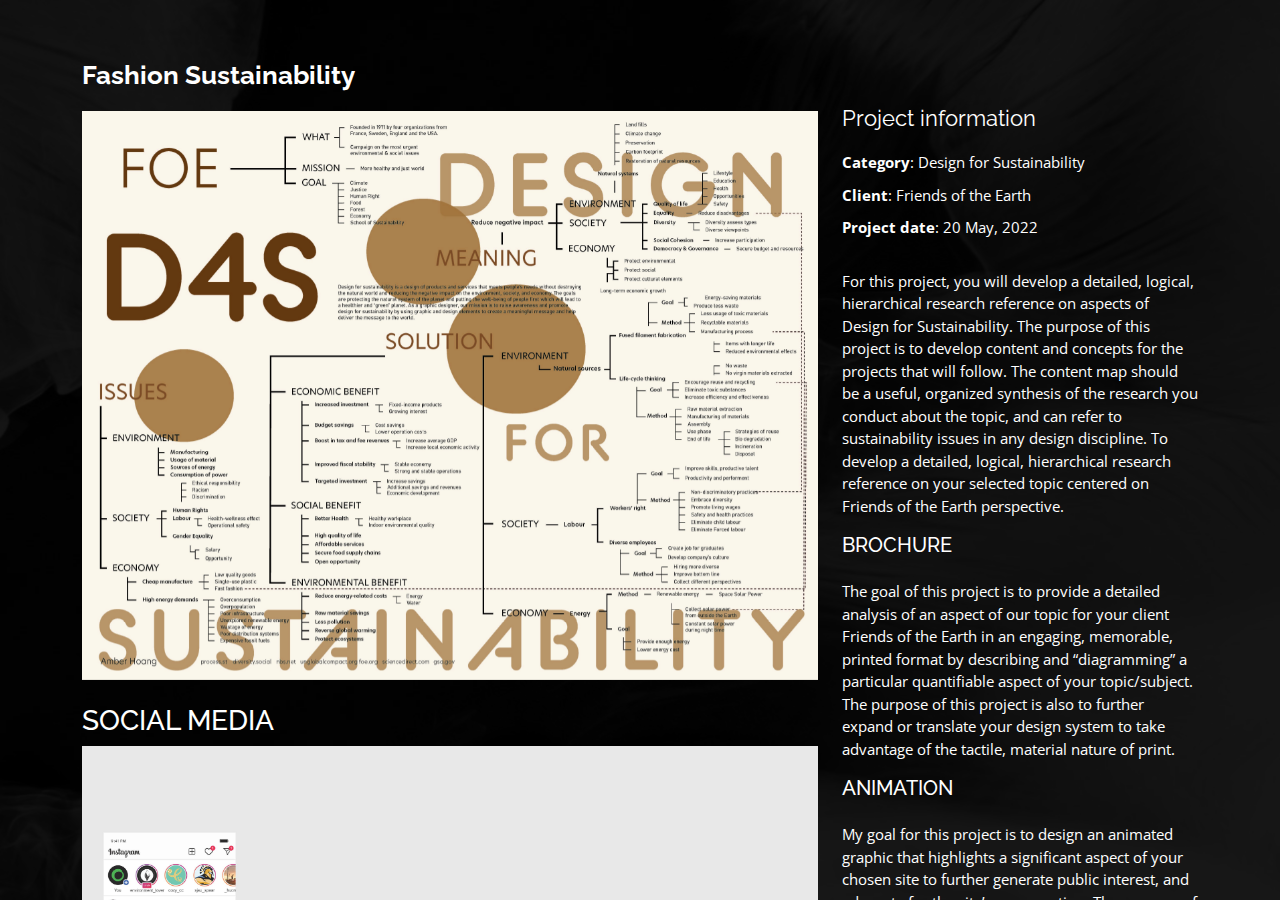
<file: portfolio-details-branding02.html>
<!DOCTYPE html>
<html lang="en">

<head>
  <meta charset="utf-8">
  <meta content="width=device-width, initial-scale=1.0" name="viewport">

  <title>Portfolio Details</title>
  <meta content="" name="description">
  <meta content="" name="keywords">

  <!-- Favicons -->
  <link href="assets/img/personal logo.png" rel="icon">
  <link href="assets/img/personal logo.png" rel="apple-touch-icon">

  <!-- Google Fonts -->
  <link
    href="https://fonts.googleapis.com/css?family=Open+Sans:300,300i,400,400i,600,600i,700,700i|Raleway:300,300i,400,400i,500,500i,600,600i,700,700i|Poppins:300,300i,400,400i,500,500i,600,600i,700,700i"
    rel="stylesheet">

  <!-- Vendor CSS Files -->
  <link href="assets/vendor/bootstrap/css/bootstrap.min.css" rel="stylesheet">
  <link href="assets/vendor/bootstrap-icons/bootstrap-icons.css" rel="stylesheet">
  <link href="assets/vendor/boxicons/css/boxicons.min.css" rel="stylesheet">
  <link href="assets/vendor/glightbox/css/glightbox.min.css" rel="stylesheet">
  <link href="assets/vendor/remixicon/remixicon.css" rel="stylesheet">
  <link href="assets/vendor/swiper/swiper-bundle.min.css" rel="stylesheet">

  <!-- Template Main CSS File -->
  <link href="assets/css/style.css" rel="stylesheet">

</head>

<body>

  <main id="main">

    <!-- ======= Portfolio Details ======= -->
    <div id="portfolio-details" class="portfolio-details">
      <div class="container">

        <div class="row">

          <div class="col-lg-8">
            <h2 class="portfolio-title">Fashion Sustainability</h2>

            <div class="portfolio-details-slider swiper">
              <div class="swiper-wrapper align-items-center">

                <div class="swiper-slide">
                  <img src="assets/img/portfolio/Fashion sustainability/Content map-final.jpg" alt="Upshore Logo"
                    width="100%">
                </div>

              </div>
              <div class="swiper-pagination"></div>
            </div>

            <br>
            <h3>SOCIAL MEDIA</h3>
            <div class="portfolio-details-slider swiper">
              <div class="swiper-wrapper align-items-center">

                <div class="swiper-slide">
                  <img src="assets/img/portfolio/Fashion sustainability/HOANG-AMBER_Project2-Mockup_Page_1.jpg"
                    alt="post 1" width="100%" style="background-color: #fff;">
                </div>

                <div class="swiper-slide">
                  <img src="assets/img/portfolio/Fashion sustainability/HOANG-AMBER_Project2-Mockup_Page_2.jpg"
                    alt="post 2" width="100%" style="background-color: #fff;">
                </div>

                <div class="swiper-slide">
                  <img src="assets/img/portfolio/Fashion sustainability/HOANG-AMBER_Project2-Mockup_Page_3.jpg"
                    alt="post 3" width="100%" style="background-color: #fff;">
                </div>

                <div class="swiper-slide">
                  <img src="assets/img/portfolio/Fashion sustainability/HOANG-AMBER_Project2-Mockup_Page_4.jpg"
                    alt="post 4" width="100%" style="background-color: #fff;">
                </div>

              </div>
              <div class="swiper-pagination"></div>
            </div>

            <h3>BROCHURE</h3>
            <div class="portfolio-details-slider swiper">
              <div class="swiper-wrapper align-items-center">

                <div class="swiper-slide">
                  <img src="assets/img/portfolio/Fashion sustainability/mock-up1.png" alt="brochures mockup photo 1"
                    width="100%">
                </div>

                <div class="swiper-slide">
                  <img src="assets/img/portfolio/Fashion sustainability/mock-up3.png" alt="brochures mockup photo 2"
                    width="100%">
                </div>

                <div class="swiper-slide">
                  <img src="assets/img/portfolio/Fashion sustainability/mock-up4.png" alt="brochures mockup photo 3"
                    width="100%">
                </div>

                <div class="swiper-slide">
                  <img src="assets/img/portfolio/Fashion sustainability/mock-up5.png" alt="brochures mockup photo 4"
                    width="100%">
                </div>

                <div class="swiper-slide">
                  <img src="assets/img/portfolio/Fashion sustainability/mock-up6.png" alt="brochures mockup photo 5"
                    width="100%">
                </div>

              </div>
              <div class="swiper-pagination"></div>
            </div>

            <h3>ANIMATION</h3>
            <div class="portfolio-details-slider swiper">
              <div class="swiper-wrapper align-items-center">

                <div class="swiper-slide">
                  <iframe height="600" width="950" src="https://www.youtube.com/embed/x-eW-iijbnI">
                  </iframe>
                </div>

                <div class="swiper-slide">
                  <img src="assets/img/portfolio/Fashion sustainability/animation-storyboard-sketch.jpg"
                    alt="Low-fi storyboard" width="100%" style="background-color: #fff;">
                </div>

                <div class="swiper-slide">
                  <img src="assets/img/portfolio/Fashion sustainability/High-storyboard-104.jpg"
                    alt="High-fi storyboard" width="100%" style="background-color: #fff;">
                </div>

              </div>
              <div class="swiper-pagination"></div>
            </div>

          </div>

          <div class="col-lg-4 portfolio-info">
            <h3>Project information</h3>
            <ul>
              <li><strong>Category</strong>: Design for Sustainability</li>
              <li><strong>Client</strong>: Friends of the Earth</li>
              <li><strong>Project date</strong>: 20 May, 2022</li>
            </ul>

            <p>
              For this project, you will develop a detailed, logical, hierarchical research reference on aspects
              of Design for Sustainability. The purpose of this project is to develop content and concepts
              for the projects that will follow. The content map should be a useful, organized synthesis of
              the research you conduct about the topic, and can refer to sustainability issues in any design
              discipline. To develop a detailed, logical, hierarchical research reference on your selected
              topic centered on Friends of the Earth perspective.
            </p>
            <h5>BROCHURE</h5>
            <p>The goal of this project is to provide a detailed analysis of an aspect of our topic for your
              client Friends of the Earth in an engaging, memorable, printed format by describing and
              “diagramming” a particular quantifiable aspect of your topic/subject. The purpose of this
              project is also to further expand or translate your design system to take advantage of the
              tactile, material nature of print.</p>
            <h5>ANIMATION</h5>
            <p>My goal for this project is to design an animated graphic that highlights a significant
              aspect of your chosen site to further generate public interest, and advocate for the site’s
              conservation. The purpose of this project is to expand your design palette to include elements
              that are of particular importance in time-based media (motion graphics): sequence, pacing,
              framing and sound.</p>

          </div>

        </div>

      </div>
    </div><!-- End Portfolio Details -->

  </main><!-- End #main -->


  <!-- Vendor JS Files -->
  <script src="assets/vendor/purecounter/purecounter_vanilla.js"></script>
  <script src="assets/vendor/bootstrap/js/bootstrap.bundle.min.js"></script>
  <script src="assets/vendor/glightbox/js/glightbox.min.js"></script>
  <script src="assets/vendor/isotope-layout/isotope.pkgd.min.js"></script>
  <script src="assets/vendor/swiper/swiper-bundle.min.js"></script>
  <script src="assets/vendor/waypoints/noframework.waypoints.js"></script>
  <script src="assets/vendor/php-email-form/validate.js"></script>

  <!-- Template Main JS File -->
  <script src="assets/js/main.js"></script>

</body>

</html>
</file>
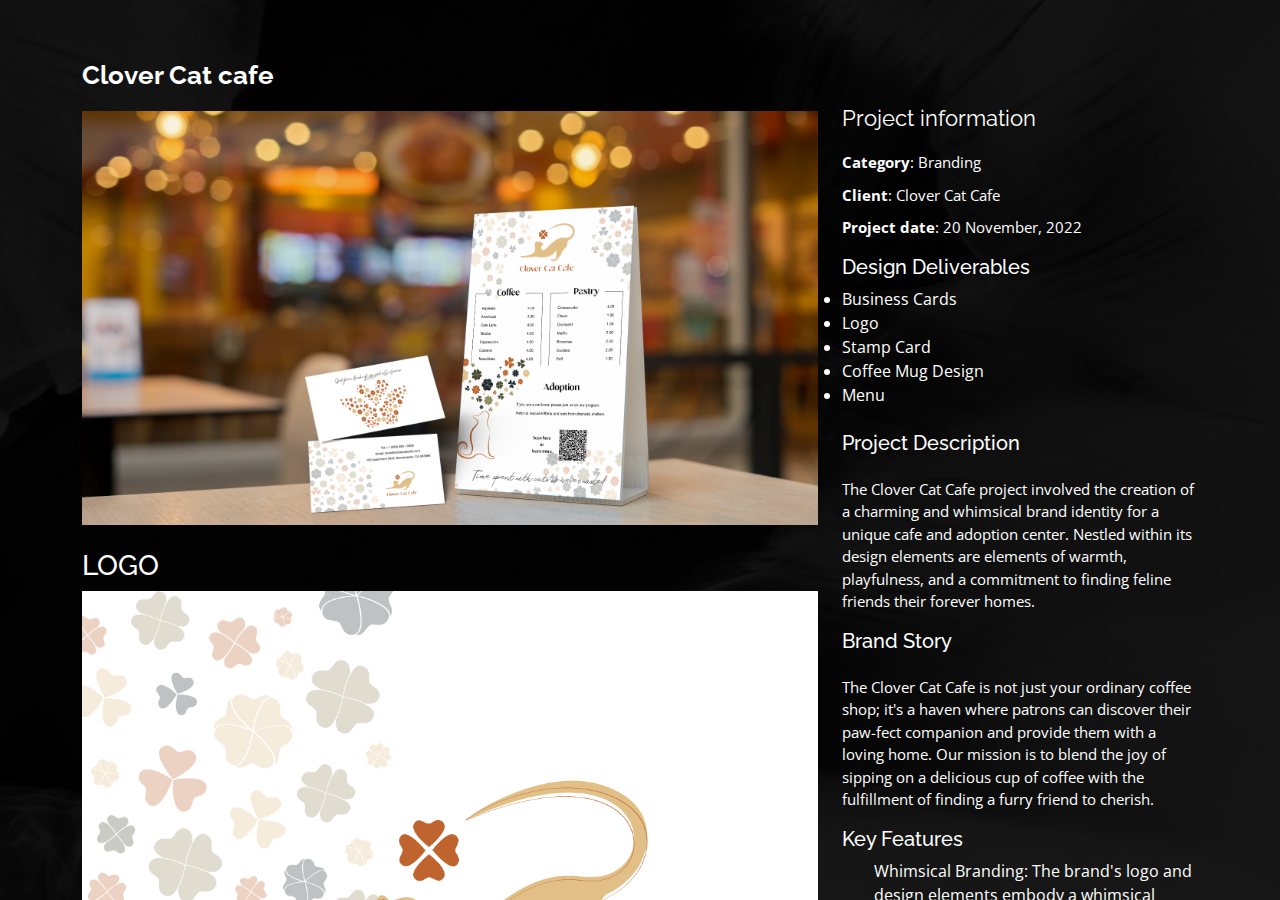
<file: portfolio-details-branding03.html>
<!DOCTYPE html>
<html lang="en">

<head>
  <meta charset="utf-8">
  <meta content="width=device-width, initial-scale=1.0" name="viewport">

  <title>Portfolio Details</title>
  <meta content="" name="description">
  <meta content="" name="keywords">

  <!-- Favicons -->
  <link href="assets/img/personal logo.png" rel="icon">
  <link href="assets/img/personal logo.png" rel="apple-touch-icon">

  <!-- Google Fonts -->
  <link
    href="https://fonts.googleapis.com/css?family=Open+Sans:300,300i,400,400i,600,600i,700,700i|Raleway:300,300i,400,400i,500,500i,600,600i,700,700i|Poppins:300,300i,400,400i,500,500i,600,600i,700,700i"
    rel="stylesheet">

  <!-- Vendor CSS Files -->
  <link href="assets/vendor/bootstrap/css/bootstrap.min.css" rel="stylesheet">
  <link href="assets/vendor/bootstrap-icons/bootstrap-icons.css" rel="stylesheet">
  <link href="assets/vendor/boxicons/css/boxicons.min.css" rel="stylesheet">
  <link href="assets/vendor/glightbox/css/glightbox.min.css" rel="stylesheet">
  <link href="assets/vendor/remixicon/remixicon.css" rel="stylesheet">
  <link href="assets/vendor/swiper/swiper-bundle.min.css" rel="stylesheet">

  <!-- Template Main CSS File -->
  <link href="assets/css/style.css" rel="stylesheet">

</head>

<body>

  <main id="main">

    <!-- ======= Portfolio Details ======= -->
    <div id="portfolio-details" class="portfolio-details">
      <div class="container">

        <div class="row">

          <div class="col-lg-8">
            <h2 class="portfolio-title">Clover Cat cafe</h2>

            <div class="portfolio-details-slider swiper">
              <div class="swiper-wrapper align-items-center">

                <div class="swiper-slide">
                  <img src="assets/img/portfolio/Clover cat cafe/cafe-menu-business card.png"
                    alt="Business menu and business card" width="100%">
                </div>

              </div>
              <div class="swiper-pagination"></div>
            </div>

            <br>
            <h3>LOGO</h3>
            <div class="portfolio-details-slider swiper">
              <div class="swiper-wrapper align-items-center">

                <div class="swiper-slide">
                  <img src="assets/img/portfolio/Clover cat cafe/1.png" alt="post 1" width="100%"
                    style="background-color: #fff;">
                </div>

                <div class="swiper-slide">
                  <img src="assets/img/portfolio/Clover cat cafe/3.png" alt="post 2" width="100%"
                    style="background-color: #fff;">
                </div>

                <div class="swiper-slide">
                  <img src="assets/img/portfolio/Clover cat cafe/3.png" alt="post 3" width="100%"
                    style="background-color: #fff;">
                </div>

                <div class="swiper-slide">
                  <img src="assets/img/portfolio/Clover cat cafe/8.png" alt="Logo mockup" width="100%"
                    style="background-color: #fff;">
                </div>

              </div>
              <div class="swiper-pagination"></div>
            </div>

            <h3>Merchandize</h3>
            <div class="portfolio-details-slider swiper">
              <div class="swiper-wrapper align-items-center">

                <div class="swiper-slide">
                  <img src="assets/img/portfolio/Clover cat cafe/8.png" alt="Coffee Mug" width="100%">
                </div>

                <div class="swiper-slide">
                  <img src="assets/img/portfolio/Clover cat cafe/7.png" alt="Wall print art full of cats" width="100%">
                </div>

              </div>
              <div class="swiper-pagination"></div>
            </div>

            <h3>Business Cards</h3>
            <div class="portfolio-details-slider swiper">
              <div class="swiper-wrapper align-items-center">

                <div class="swiper-slide">
                  <img src="assets/img/portfolio/Clover cat cafe/5.png" alt="Business stamp card width=" 100%"
                    style="background-color: #fff;">
                </div>

                <div class="swiper-slide">
                  <img src="assets/img/portfolio/Clover cat cafe/4.png" alt="Menu" width="100%"
                    style="background-color: #fff;">
                </div>

              </div>
              <div class="swiper-pagination"></div>
            </div>

          </div>

          <div class="col-lg-4 portfolio-info">
            <h3>Project information</h3>
            <ul>
              <li><strong>Category</strong>: Branding</li>
              <li><strong>Client</strong>: Clover Cat Cafe</li>
              <li><strong>Project date</strong>: 20 November, 2022</li>
            </ul>

            <h5>Design Deliverables</h5>
            <li>Business Cards</li>
            <li>Logo</li>
            <li>Stamp Card</li>
            <li>Coffee Mug Design</li>
            <li>Menu</li><br>
            <h5>Project Description</h5>
            <p>
              The Clover Cat Cafe project involved the creation of a charming and whimsical brand identity for a unique
              cafe and adoption center. Nestled within its design elements are elements of warmth, playfulness, and a
              commitment to finding feline friends their forever homes.
            </p>
            <h5>Brand Story</h5>
            <p>The Clover Cat Cafe is not just your ordinary coffee shop; it's a haven where patrons can discover their
              paw-fect companion and provide them with a loving home. Our mission is to blend the joy of sipping on a
              delicious cup of coffee with the fulfillment of finding a furry friend to cherish.</p>
            <h5>Key Features</h5>
            <ol>Whimsical Branding: The brand's logo and design elements embody a whimsical charm, inviting visitors
              into a world where coffee and cats collide in perfect harmony.</ol>
            <ol>Adoption Center Integration: Beyond serving delectable drinks and treats, The Clover Cat Cafe doubles as
              an adoption center, offering patrons the opportunity to give a cat their forever home.</ol>
            <ol>Free Drink and Coffee Mug: As a token of appreciation for adopting a new furry friend, patrons receive a
              complimentary drink along with a specially designed coffee mug to commemorate the occasion.
            </ol>
            <h5>Design Inspiration</h5>
            <p>Drawing inspiration from the playful nature of cats and the cozy ambiance of cafes, the design elements
              for The Clover Cat Cafe exude warmth, comfort, and a touch of whimsy. Each element, from the business
              cards to the menu, is crafted to evoke a sense of joy and excitement.</p>
            <h5>Outcome</h5>
            <p>Through a meticulous blend of design expertise and a deep understanding of the brand's vision, The Clover
              Cat Cafe now boasts a cohesive and visually captivating identity. With its inviting atmosphere and unique
              offering of coffee and cat companionship, the cafe stands as a beacon of hope and happiness for feline
              enthusiasts and coffee lovers alike.</p>

          </div>

        </div>

      </div>
    </div><!-- End Portfolio Details -->

  </main><!-- End #main -->


  <!-- Vendor JS Files -->
  <script src="assets/vendor/purecounter/purecounter_vanilla.js"></script>
  <script src="assets/vendor/bootstrap/js/bootstrap.bundle.min.js"></script>
  <script src="assets/vendor/glightbox/js/glightbox.min.js"></script>
  <script src="assets/vendor/isotope-layout/isotope.pkgd.min.js"></script>
  <script src="assets/vendor/swiper/swiper-bundle.min.js"></script>
  <script src="assets/vendor/waypoints/noframework.waypoints.js"></script>
  <script src="assets/vendor/php-email-form/validate.js"></script>

  <!-- Template Main JS File -->
  <script src="assets/js/main.js"></script>

</body>

</html>
</file>
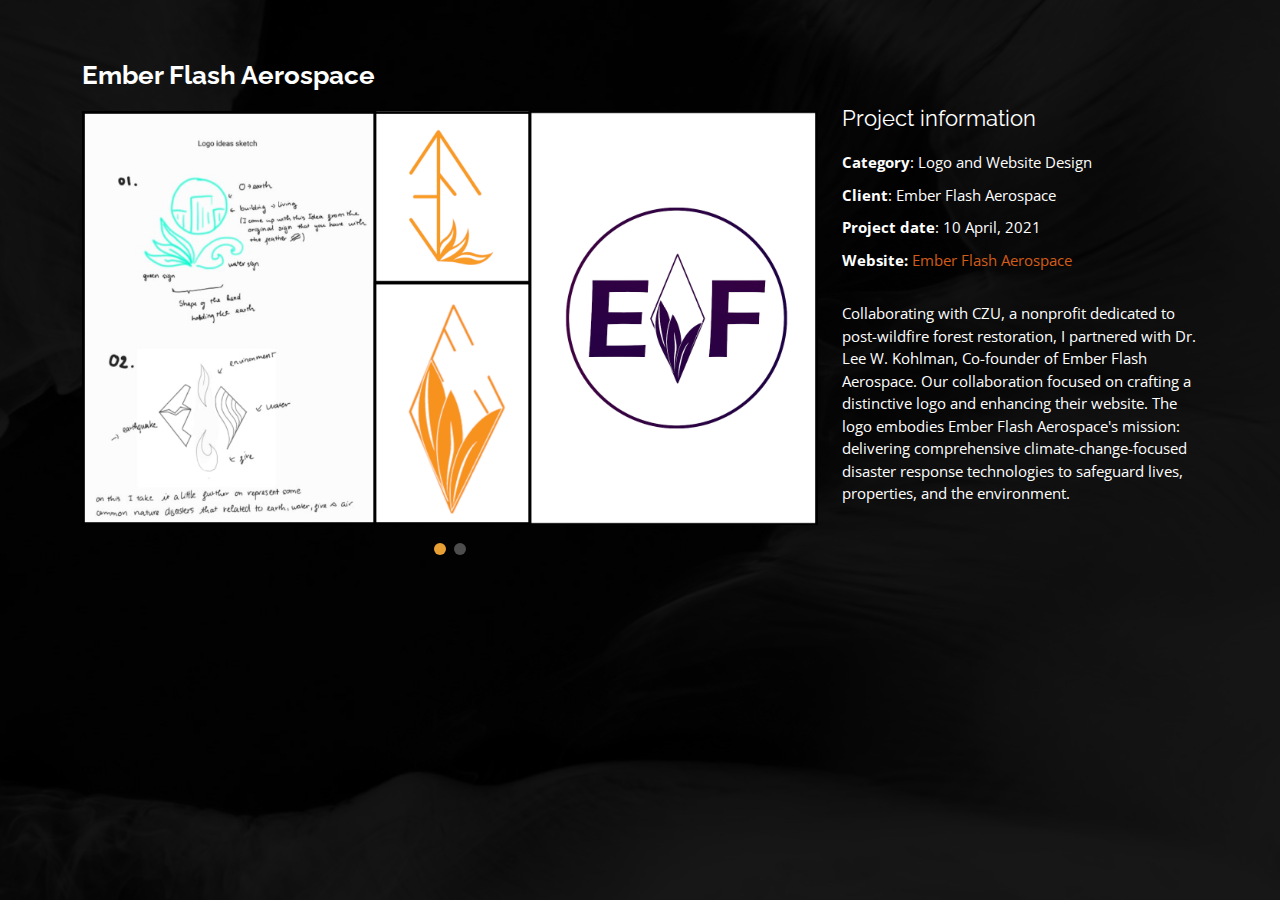
<file: portfolio-details-web01.html>
<!DOCTYPE html>
<html lang="en">

<head>
  <meta charset="utf-8">
  <meta content="width=device-width, initial-scale=1.0" name="viewport">

  <title>Portfolio Details</title>
  <meta content="" name="description">
  <meta content="" name="keywords">

  <!-- Favicons -->
  <link href="assets/img/personal logo.png" rel="icon">
  <link href="assets/img/personal logo.png" rel="apple-touch-icon">

  <!-- Google Fonts -->
  <link
    href="https://fonts.googleapis.com/css?family=Open+Sans:300,300i,400,400i,600,600i,700,700i|Raleway:300,300i,400,400i,500,500i,600,600i,700,700i|Poppins:300,300i,400,400i,500,500i,600,600i,700,700i"
    rel="stylesheet">

  <!-- Vendor CSS Files -->
  <link href="assets/vendor/bootstrap/css/bootstrap.min.css" rel="stylesheet">
  <link href="assets/vendor/bootstrap-icons/bootstrap-icons.css" rel="stylesheet">
  <link href="assets/vendor/boxicons/css/boxicons.min.css" rel="stylesheet">
  <link href="assets/vendor/glightbox/css/glightbox.min.css" rel="stylesheet">
  <link href="assets/vendor/remixicon/remixicon.css" rel="stylesheet">
  <link href="assets/vendor/swiper/swiper-bundle.min.css" rel="stylesheet">

  <!-- Template Main CSS File -->
  <link href="assets/css/style.css" rel="stylesheet">

</head>

<body>

  <main id="main">

    <!-- ======= Portfolio Details ======= -->
    <div id="portfolio-details" class="portfolio-details">
      <div class="container">

        <div class="row">

          <div class="col-lg-8">
            <h2 class="portfolio-title">Ember Flash Aerospace</h2>

            <div class="portfolio-details-slider swiper">
              <div class="swiper-wrapper align-items-center">

                <div class="swiper-slide">
                  <img src="assets/img/portfolio/EF/EF-logo.jpg" alt="EF Logo" width="100%">
                </div>

                <div class="swiper-slide">
                  <img src="assets/img/portfolio/EF/EF-mockup.jpg" alt="EF mockup" width="100%">
                </div>

              </div>
              <div class="swiper-pagination"></div>
            </div>
          </div>

          <div class="col-lg-4 portfolio-info">
            <h3>Project information</h3>
            <ul>
              <li><strong>Category</strong>: Logo and Website Design</li>
              <li><strong>Client</strong>: Ember Flash Aerospace</li>
              <li><strong>Project date</strong>: 10 April, 2021</li>
              <li><strong>Website: </strong><a href="https://emberflash.com/">Ember Flash Aerospace</a></li>
            </ul>

            <p>
              Collaborating with CZU, a nonprofit dedicated to post-wildfire forest restoration, I partnered with Dr.
              Lee W. Kohlman, Co-founder of Ember Flash Aerospace. Our collaboration focused on crafting a distinctive
              logo and enhancing their website. The logo embodies Ember Flash Aerospace's mission: delivering
              comprehensive climate-change-focused disaster response technologies to safeguard lives, properties, and
              the environment.
            </p>

          </div>

        </div>

      </div>
    </div><!-- End Portfolio Details -->

  </main><!-- End #main -->


  <!-- Vendor JS Files -->
  <script src="assets/vendor/purecounter/purecounter_vanilla.js"></script>
  <script src="assets/vendor/bootstrap/js/bootstrap.bundle.min.js"></script>
  <script src="assets/vendor/glightbox/js/glightbox.min.js"></script>
  <script src="assets/vendor/isotope-layout/isotope.pkgd.min.js"></script>
  <script src="assets/vendor/swiper/swiper-bundle.min.js"></script>
  <script src="assets/vendor/waypoints/noframework.waypoints.js"></script>
  <script src="assets/vendor/php-email-form/validate.js"></script>

  <!-- Template Main JS File -->
  <script src="assets/js/main.js"></script>

</body>

</html>
</file>
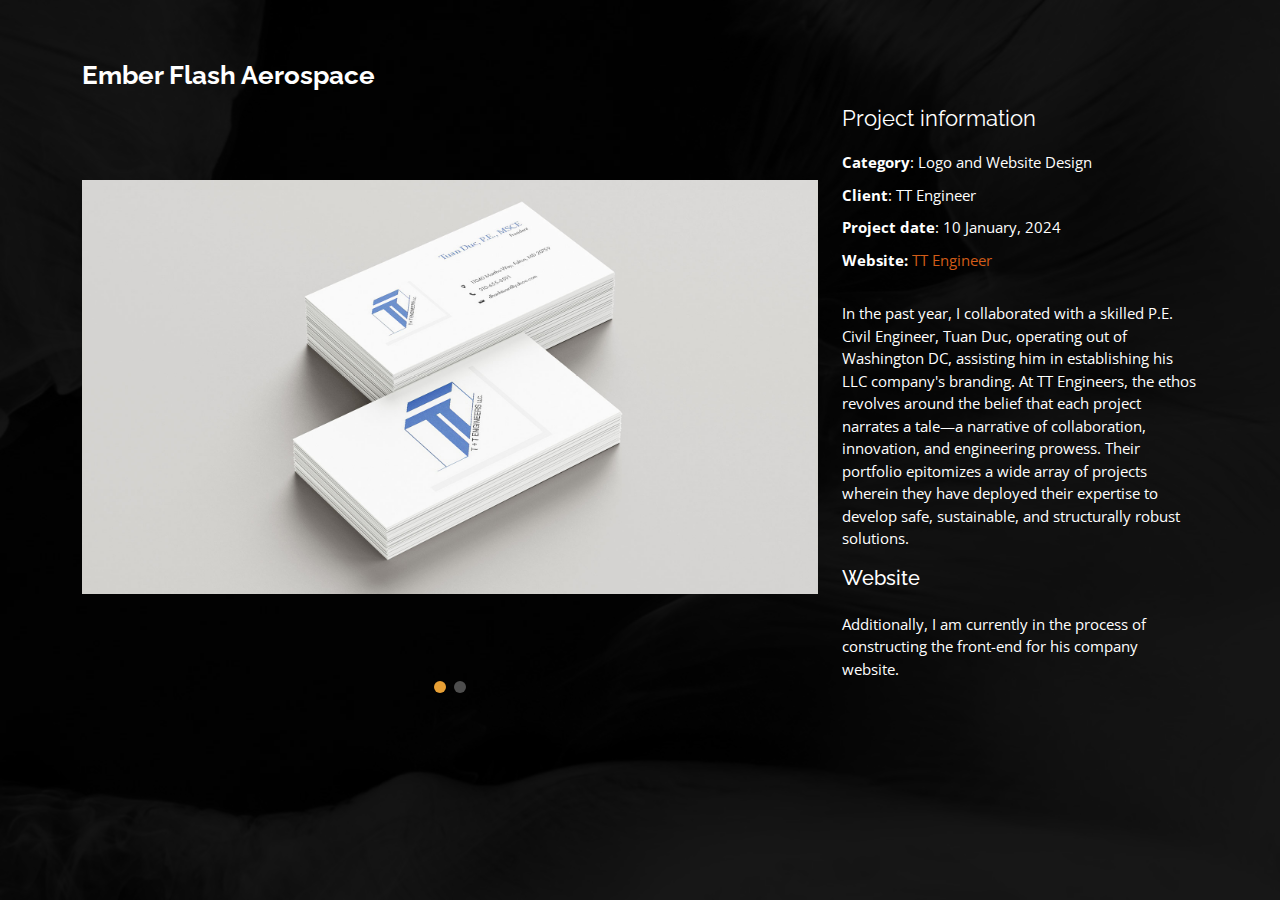
<file: portfolio-details-web02.html>
<!DOCTYPE html>
<html lang="en">

<head>
  <meta charset="utf-8">
  <meta content="width=device-width, initial-scale=1.0" name="viewport">

  <title>Portfolio Details</title>
  <meta content="" name="description">
  <meta content="" name="keywords">

  <!-- Favicons -->
  <link href="assets/img/personal logo.png" rel="icon">
  <link href="assets/img/personal logo.png" rel="apple-touch-icon">

  <!-- Google Fonts -->
  <link
    href="https://fonts.googleapis.com/css?family=Open+Sans:300,300i,400,400i,600,600i,700,700i|Raleway:300,300i,400,400i,500,500i,600,600i,700,700i|Poppins:300,300i,400,400i,500,500i,600,600i,700,700i"
    rel="stylesheet">

  <!-- Vendor CSS Files -->
  <link href="assets/vendor/bootstrap/css/bootstrap.min.css" rel="stylesheet">
  <link href="assets/vendor/bootstrap-icons/bootstrap-icons.css" rel="stylesheet">
  <link href="assets/vendor/boxicons/css/boxicons.min.css" rel="stylesheet">
  <link href="assets/vendor/glightbox/css/glightbox.min.css" rel="stylesheet">
  <link href="assets/vendor/remixicon/remixicon.css" rel="stylesheet">
  <link href="assets/vendor/swiper/swiper-bundle.min.css" rel="stylesheet">

  <!-- Template Main CSS File -->
  <link href="assets/css/style.css" rel="stylesheet">

</head>

<body>

  <main id="main">

    <!-- ======= Portfolio Details ======= -->
    <div id="portfolio-details" class="portfolio-details">
      <div class="container">

        <div class="row">

          <div class="col-lg-8">
            <h2 class="portfolio-title">Ember Flash Aerospace</h2>

            <div class="portfolio-details-slider swiper">
              <div class="swiper-wrapper align-items-center">

                <div class="swiper-slide">
                  <img src="assets/img/portfolio/Logo/T+Tlogo/TT-mockup.jpg" alt="EF Logo" width="100%">
                </div>

                <div class="swiper-slide">
                  <img src="assets/img/portfolio/Logo/T+Tlogo/TT-logo.png" alt="EF mockup" width="100%">
                </div>

              </div>
              <div class="swiper-pagination"></div>
            </div>
          </div>

          <div class="col-lg-4 portfolio-info">
            <h3>Project information</h3>
            <ul>
              <li><strong>Category</strong>: Logo and Website Design</li>
              <li><strong>Client</strong>: TT Engineer</li>
              <li><strong>Project date</strong>: 10 January, 2024</li>
              <li><strong>Website: </strong><a href="">TT Engineer</a></li>
            </ul>

            <p>
              In the past year, I collaborated with a skilled P.E. Civil Engineer, Tuan Duc, operating out of Washington
              DC,
              assisting him in establishing his LLC company's branding. At TT Engineers, the ethos revolves around the
              belief that each project narrates a tale—a narrative of collaboration, innovation, and engineering
              prowess. Their portfolio epitomizes a wide array of projects wherein they have deployed their expertise to
              develop safe, sustainable, and structurally robust solutions.
            </p>
            <h5>Website</h5>
            <p>Additionally, I am currently in the process of constructing the front-end for his company website.</p>

          </div>

        </div>

      </div>
    </div><!-- End Portfolio Details -->

  </main><!-- End #main -->


  <!-- Vendor JS Files -->
  <script src="assets/vendor/purecounter/purecounter_vanilla.js"></script>
  <script src="assets/vendor/bootstrap/js/bootstrap.bundle.min.js"></script>
  <script src="assets/vendor/glightbox/js/glightbox.min.js"></script>
  <script src="assets/vendor/isotope-layout/isotope.pkgd.min.js"></script>
  <script src="assets/vendor/swiper/swiper-bundle.min.js"></script>
  <script src="assets/vendor/waypoints/noframework.waypoints.js"></script>
  <script src="assets/vendor/php-email-form/validate.js"></script>

  <!-- Template Main JS File -->
  <script src="assets/js/main.js"></script>

</body>

</html>
</file>
<file: assets/css/style.css>
body {
  font-family: "Open Sans", sans-serif;
  background-color: #040404;
  color: #fff;
  position: relative;
  background: transparent;
}

body::before {
  content: "";
  position: fixed;
  background: #040404 url("../img/bg.jpg") top right no-repeat;
  background-size: cover;
  left: 0;
  right: 0;
  top: 0;
  height: 100vh;
  z-index: -1;
}

@media (min-width: 1024px) {
  body::before {
    background-attachment: fixed;
  }
}

a {
  color: #d25c18;
  text-decoration: none;
}

a:hover {
  color: #e8a035;
  text-decoration: none;
}

h1,
h2,
h3,
h4,
h5,
h6 {
  font-family: "Raleway", sans-serif;
}

/*--------------------------------------------------------------
# Header
--------------------------------------------------------------*/
#header {
  transition: ease-in-out 0.3s;
  position: relative;
  height: 100vh;
  display: flex;
  align-items: center;
  z-index: 997;
  overflow-y: auto;
}

#header * {
  transition: ease-in-out 0.3s;
}

#header h1 {
  font-size: 48px;
  margin: 0;
  padding: 0;
  line-height: 1;
  font-weight: 700;
  font-family: "Poppins", sans-serif;
}

#header h1 a,
#header h1 a:hover {
  color: #fff;
  line-height: 1;
  display: inline-block;
}

#header h2 {
  font-size: 24px;
  margin-top: 20px;
  color: rgba(255, 255, 255, 0.8);
}

#header h2 span {
  color: #fff;
  border-bottom: 2px solid #e8a035;
  padding-bottom: 6px;
}

#header img {
  padding: 0;
  margin: 0;
}

#header .social-links {
  margin-top: 40px;
  display: flex;
}

#header .social-links a {
  font-size: 16px;
  display: flex;
  justify-content: center;
  align-items: center;
  background: rgba(255, 255, 255, 0.1);
  color: #fff;
  line-height: 1;
  margin-right: 8px;
  border-radius: 50%;
  width: 40px;
  height: 40px;
}

#header .social-links a:hover {
  background: #e8a035;
}

@media (max-width: 992px) {
  #header h1 {
    font-size: 36px;
  }

  #header h2 {
    font-size: 20px;
    line-height: 30px;
  }

  #header .social-links {
    margin-top: 15px;
  }

  #header .container {
    display: flex;
    flex-direction: column;
    align-items: center;
  }
}

/* Header Top */
#header.header-top {
  height: 80px;
  position: fixed;
  left: 0;
  top: 0;
  right: 0;
  background: rgba(0, 0, 0, 0.9);
}

#header.header-top .social-links,
#header.header-top h2 {
  display: none;
}

#header.header-top h1 {
  margin-right: auto;
  font-size: 36px;
}

#header.header-top img {
  max-height: 60px;
  margin-right: 20px !important;
}

#header.header-top .container {
  display: flex;
  align-items: center;
}

#header.header-top .navbar {
  margin: 0;
}

@media (max-width: 768px) {
  #header.header-top {
    height: 60px;
  }

  #header.header-top h1 {
    font-size: 26px;
  }
}

/*--------------------------------------------------------------
# Navigation Menu
--------------------------------------------------------------*/
/**
* Desktop Navigation 
*/
.navbar {
  padding: 0;
  margin-top: 35px;
}

.navbar ul {
  margin: 0;
  padding: 0;
  display: flex;
  list-style: none;
  align-items: center;
}

.navbar li {
  position: relative;
}

.navbar li+li {
  margin-left: 30px;
}

.navbar a,
.navbar a:focus {
  display: flex;
  align-items: center;
  justify-content: space-between;
  padding: 0;
  font-family: "Poppins", sans-serif;
  font-size: 16px;
  font-weight: 400;
  color: rgba(255, 255, 255, 0.7);
  white-space: nowrap;
  transition: 0.3s;
}

.navbar a i,
.navbar a:focus i {
  font-size: 12px;
  line-height: 0;
  margin-left: 5px;
}

.navbar a:before {
  content: "";
  position: absolute;
  width: 0;
  height: 2px;
  bottom: -4px;
  left: 0;
  background-color: #e8a035;
  visibility: hidden;
  width: 0px;
  transition: all 0.3s ease-in-out 0s;
}

.navbar a:hover:before,
.navbar li:hover>a:before,
.navbar .active:before {
  visibility: visible;
  width: 25px;
}

.navbar a:hover,
.navbar .active,
.navbar .active:focus,
.navbar li:hover>a {
  color: #fff;
}

/**
* Mobile Navigation 
*/
.mobile-nav-toggle {
  color: #fff;
  font-size: 28px;
  cursor: pointer;
  display: none;
  line-height: 0;
  transition: 0.5s;
  position: fixed;
  right: 15px;
  top: 15px;
}

@media (max-width: 991px) {
  .mobile-nav-toggle {
    display: block;
  }

  .navbar ul {
    display: none;
  }
}

.navbar-mobile {
  position: fixed;
  overflow: hidden;
  top: 0;
  right: 0;
  left: 0;
  bottom: 0;
  background: rgba(0, 0, 0, 0.9);
  transition: 0.3s;
  z-index: 999;
  margin-top: 0;
}

.navbar-mobile .mobile-nav-toggle {
  position: absolute;
  top: 15px;
  right: 15px;
}

.navbar-mobile ul {
  display: block;
  position: absolute;
  top: 55px;
  right: 15px;
  bottom: 45px;
  left: 15px;
  padding: 10px 0;
  overflow-y: auto;
  transition: 0.3s;
  border: 2px solid rgba(255, 255, 255, 0.2);
}

.navbar-mobile li {
  padding: 12px 20px;
}

.navbar-mobile li+li {
  margin: 0;
}

.navbar-mobile a,
.navbar-mobile a:focus {
  font-size: 16px;
  position: relative;
}

/*--------------------------------------------------------------
# Sections General
--------------------------------------------------------------*/
section {
  overflow: hidden;
  position: absolute;
  width: 100%;
  top: 140px;
  bottom: 100%;
  opacity: 0;
  transition: ease-in-out 0.4s;
  z-index: 2;
}

section.section-show {
  top: 100px;
  bottom: auto;
  opacity: 1;
  padding-bottom: 45px;
}

section .container {
  background: rgba(0, 0, 0, 0.9);
  padding: 30px;
}

@media (max-width: 768px) {
  section {
    top: 120px;
  }

  section.section-show {
    top: 80px;
  }
}

.section-title h2 {
  font-size: 14px;
  font-weight: 500;
  padding: 0;
  line-height: 1px;
  margin: 0 0 20px 0;
  letter-spacing: 2px;
  text-transform: uppercase;
  color: #aaaaaa;
  font-family: "Poppins", sans-serif;
}

.section-title h2::after {
  content: "";
  width: 120px;
  height: 1px;
  display: inline-block;
  background: #eba14c;
  margin: 4px 10px;
}

.section-title p {
  margin: 0;
  margin: -15px 0 15px 0;
  font-size: 36px;
  font-weight: 700;
  text-transform: uppercase;
  font-family: "Poppins", sans-serif;
  color: #fff;
}

/*--------------------------------------------------------------
# About
--------------------------------------------------------------*/
.about-me .content h3 {
  font-weight: 700;
  font-size: 26px;
  color: #e8a035;
}

.about-me .content ul {
  list-style: none;
  padding: 0;
}

.about-me .content ul li {
  margin-bottom: 20px;
  display: flex;
  align-items: center;
}

.about-me .content ul strong {
  margin-right: 10px;
}

.about-me .content ul i {
  font-size: 16px;
  margin-right: 5px;
  color: #e8a035;
  line-height: 0;
}

.about-me .content p:last-child {
  margin-bottom: 0;
}

/*--------------------------------------------------------------
# Counts
--------------------------------------------------------------*/
.counts {
  padding: 70px 0 60px;
}

.counts .count-box {
  padding: 30px 30px 25px 30px;
  width: 100%;
  position: relative;
  text-align: center;
  background: rgba(255, 255, 255, 0.08);
}

.counts .count-box i {
  position: absolute;
  top: -25px;
  left: 50%;
  transform: translateX(-50%);
  font-size: 24px;
  background: rgba(255, 255, 255, 0.1);
  padding: 12px;
  color: #e8a035;
  border-radius: 50px;
  line-height: 0;
}

.counts .count-box span {
  font-size: 36px;
  display: block;
  font-weight: 600;
  color: #fff;
}

.counts .count-box p {
  padding: 0;
  margin: 0;
  font-family: "Raleway", sans-serif;
  font-size: 14px;
}

/*--------------------------------------------------------------
# Skills
--------------------------------------------------------------*/
.skills .progress {
  height: 60px;
  display: block;
  background: none;
  border-radius: 0;
}

.skills .progress .skill {
  padding: 10px 0;
  margin: 0;
  text-transform: uppercase;
  display: block;
  font-weight: 600;
  font-family: "Poppins", sans-serif;
  color: #fff;
}

.skills .progress .skill .val {
  float: right;
  font-style: normal;
}

.skills .progress-bar-wrap {
  background: rgba(255, 255, 255, 0.2);
}

.skills .progress-bar {
  width: 1px;
  height: 10px;
  transition: 0.9s;
  background-color: #e8a035;
}

/*--------------------------------------------------------------
# Interests
--------------------------------------------------------------*/
.interests .icon-box {
  display: flex;
  align-items: center;
  padding: 20px;
  background: rgba(255, 255, 255, 0.08);
  transition: ease-in-out 0.3s;
}

.interests .icon-box i {
  font-size: 32px;
  padding-right: 10px;
  line-height: 1;
}

.interests .icon-box h3 {
  font-weight: 700;
  margin: 0;
  padding: 0;
  line-height: 1;
  font-size: 16px;
  color: #fff;
}

.interests .icon-box:hover {
  background: rgba(255, 255, 255, 0.12);
}

/*--------------------------------------------------------------
# Testimonials
--------------------------------------------------------------*/
.testimonials .testimonials-carousel,
.testimonials .testimonials-slider {
  overflow: hidden;
}

.testimonials .testimonial-item {
  box-sizing: content-box;
  min-height: 320px;
}

.testimonials .testimonial-item .testimonial-img {
  width: 90px;
  border-radius: 50%;
  margin: -40px 0 0 40px;
  position: relative;
  z-index: 2;
  border: 6px solid rgba(255, 255, 255, 0.12);
}

.testimonials .testimonial-item h3 {
  font-size: 18px;
  font-weight: bold;
  margin: 10px 0 5px 45px;
  color: #fff;
}

.testimonials .testimonial-item h4 {
  font-size: 14px;
  color: #999;
  margin: 0 0 0 45px;
}

.testimonials .testimonial-item .quote-icon-left,
.testimonials .testimonial-item .quote-icon-right {
  color: rgba(255, 255, 255, 0.25);
  font-size: 26px;
}

.testimonials .testimonial-item .quote-icon-left {
  display: inline-block;
  left: -5px;
  position: relative;
}

.testimonials .testimonial-item .quote-icon-right {
  display: inline-block;
  right: -5px;
  position: relative;
  top: 10px;
}

.testimonials .testimonial-item p {
  font-style: italic;
  margin: 0 15px 0 15px;
  padding: 20px 20px 60px 20px;
  background: rgba(255, 255, 255, 0.1);
  position: relative;
  border-radius: 6px;
  position: relative;
  z-index: 1;
}

.testimonials .swiper-pagination {
  margin-top: 20px;
  position: relative;
}

.testimonials .swiper-pagination .swiper-pagination-bullet {
  width: 12px;
  height: 12px;
  opacity: 1;
  background-color: rgba(255, 255, 255, 0.3);
}

.testimonials .swiper-pagination .swiper-pagination-bullet-active {
  background-color: #e8a035;
}

/*--------------------------------------------------------------
# Resume
--------------------------------------------------------------*/
.resume .resume-title {
  font-size: 26px;
  font-weight: 700;
  margin-top: 20px;
  margin-bottom: 20px;
  color: #fff;
}

.resume .resume-item {
  padding: 0 0 20px 20px;
  margin-top: -2px;
  border-left: 2px solid rgba(255, 255, 255, 0.2);
  position: relative;
}

.resume .resume-item h4 {
  line-height: 18px;
  font-size: 18px;
  font-weight: 600;
  text-transform: uppercase;
  font-family: "Poppins", sans-serif;
  color: #e8a035;
  margin-bottom: 10px;
}

.resume .resume-item h5 {
  font-size: 16px;
  background: rgba(255, 255, 255, 0.15);
  padding: 5px 15px;
  display: inline-block;
  font-weight: 600;
  margin-bottom: 10px;
}

.resume .resume-item ul {
  padding-left: 20px;
}

.resume .resume-item ul li {
  padding-bottom: 10px;
}

.resume .resume-item:last-child {
  padding-bottom: 0;
}

.resume .resume-item::before {
  content: "";
  position: absolute;
  width: 16px;
  height: 16px;
  border-radius: 50px;
  left: -9px;
  top: 0;
  background: #e8a035;
  border: 2px solid #e8a035;
}

/*--------------------------------------------------------------
# Services
--------------------------------------------------------------*/
.services .icon-box {
  text-align: center;
  background: rgba(204, 204, 204, 0.1);
  padding: 80px 20px;
  transition: all ease-in-out 0.3s;
}

.services .icon-box .icon {
  margin: 0 auto;
  width: 64px;
  height: 64px;
  background: #e8a035;
  border-radius: 5px;
  transition: all 0.3s ease-out 0s;
  display: flex;
  align-items: center;
  justify-content: center;
  margin-bottom: 20px;
  transform-style: preserve-3d;
}

.services .icon-box .icon i {
  color: #fff;
  font-size: 28px;
}

.services .icon-box .icon::before {
  position: absolute;
  content: "";
  left: -8px;
  top: -8px;
  height: 100%;
  width: 100%;
  background: rgba(255, 255, 255, 0.15);
  border-radius: 5px;
  transition: all 0.3s ease-out 0s;
  transform: translateZ(-1px);
}

.services .icon-box h4 {
  font-weight: 700;
  margin-bottom: 15px;
  font-size: 24px;
}

.services .icon-box h4 a {
  color: #fff;
}

.services .icon-box p {
  line-height: 24px;
  font-size: 14px;
  margin-bottom: 0;
}

.services .icon-box:hover {
  background: #e8a035;
  border-color: #e8a035;
}

.services .icon-box:hover .icon {
  background: #fff;
}

.services .icon-box:hover .icon i {
  color: #e8a035;
}

.services .icon-box:hover .icon::before {
  background: #e8a035;
}

.services .icon-box:hover h4 a,
.services .icon-box:hover p {
  color: #fff;
}

/*--------------------------------------------------------------
# Portfolio
--------------------------------------------------------------*/
.portfolio .portfolio-item {
  margin-bottom: 30px;
}

.portfolio #portfolio-flters {
  padding: 0;
  margin: 0 auto 15px auto;
  list-style: none;
  text-align: center;
  border-radius: 50px;
  padding: 2px 15px;
}

.portfolio #portfolio-flters li {
  cursor: pointer;
  display: inline-block;
  padding: 8px 16px 10px 16px;
  font-size: 14px;
  font-weight: 600;
  line-height: 1;
  text-transform: uppercase;
  color: #fff;
  background: rgba(255, 255, 255, 0.1);
  margin: 0 3px 10px 3px;
  transition: all 0.3s ease-in-out;
  border-radius: 4px;
}

.portfolio #portfolio-flters li:hover,
.portfolio #portfolio-flters li.filter-active {
  background: #e8a035;
}

.portfolio #portfolio-flters li:last-child {
  margin-right: 0;
}

.portfolio .portfolio-wrap {
  transition: 0.3s;
  position: relative;
  overflow: hidden;
  z-index: 1;
  background: rgba(0, 0, 0, 0.6);
}

.portfolio .portfolio-wrap::before {
  content: "";
  background: rgba(0, 0, 0, 0.6);
  position: absolute;
  left: 30px;
  right: 30px;
  top: 30px;
  bottom: 30px;
  transition: all ease-in-out 0.3s;
  z-index: 2;
  opacity: 0;
}

.portfolio .portfolio-wrap .portfolio-info {
  opacity: 0;
  position: absolute;
  top: 0;
  left: 0;
  right: 0;
  bottom: 0;
  text-align: center;
  z-index: 3;
  transition: all ease-in-out 0.3s;
  display: flex;
  flex-direction: column;
  justify-content: center;
  align-items: center;
}

.portfolio .portfolio-wrap .portfolio-info::before {
  display: block;
  content: "";
  width: 48px;
  height: 48px;
  position: absolute;
  top: 35px;
  left: 35px;
  border-top: 3px solid #fff;
  border-left: 3px solid #fff;
  transition: all 0.5s ease 0s;
  z-index: 9994;
}

.portfolio .portfolio-wrap .portfolio-info::after {
  display: block;
  content: "";
  width: 48px;
  height: 48px;
  position: absolute;
  bottom: 35px;
  right: 35px;
  border-bottom: 3px solid #fff;
  border-right: 3px solid #fff;
  transition: all 0.5s ease 0s;
  z-index: 9994;
}

.portfolio .portfolio-wrap .portfolio-info h4 {
  font-size: 20px;
  color: #fff;
  font-weight: 600;
}

.portfolio .portfolio-wrap .portfolio-info p {
  color: #ffffff;
  font-size: 14px;
  text-transform: uppercase;
  padding: 0;
  margin: 0;
}

.portfolio .portfolio-wrap .portfolio-links {
  text-align: center;
  z-index: 4;
}

.portfolio .portfolio-wrap .portfolio-links a {
  color: #fff;
  margin: 0 2px;
  font-size: 28px;
  display: inline-block;
  transition: 0.3s;
}

.portfolio .portfolio-wrap .portfolio-links a:hover {
  color: #eda663;
}

.portfolio .portfolio-wrap:hover::before {
  top: 0;
  left: 0;
  right: 0;
  bottom: 0;
  opacity: 1;
}

.portfolio .portfolio-wrap:hover .portfolio-info {
  opacity: 1;
}

.portfolio .portfolio-wrap:hover .portfolio-info::before {
  top: 15px;
  left: 15px;
}

.portfolio .portfolio-wrap:hover .portfolio-info::after {
  bottom: 15px;
  right: 15px;
}

/*--------------------------------------------------------------
# Portfolio Details
--------------------------------------------------------------*/
.portfolio-details {
  padding-top: 40px;
  background: rgba(0, 0, 0, 0.8);
  position: fixed;
  left: 0;
  right: 0;
  top: 0;
  bottom: 0;
  overflow-y: auto;
}

.portfolio-details .container {
  padding-top: 20px;
  padding-bottom: 40px;
}

.portfolio-details .portfolio-title {
  font-size: 26px;
  font-weight: 700;
  margin-bottom: 20px;
}

.portfolio-details .portfolio-info {
  padding-top: 45px;
}

.portfolio-details .portfolio-info h3 {
  font-size: 22px;
  font-weight: 400;
  margin-bottom: 20px;
}

.portfolio-details .portfolio-info ul {
  list-style: none;
  padding: 0;
  font-size: 15px;
}

.portfolio-details .portfolio-info ul li+li {
  margin-top: 10px;
}

.portfolio-details .portfolio-info p {
  font-size: 15px;
  padding: 15px 0 0 0;
}

@media (max-width: 992px) {
  .portfolio-details .portfolio-info {
    padding-top: 20px;
  }
}

.portfolio-details .swiper-pagination {
  margin-top: 20px;
  position: relative;
}

.portfolio-details .swiper-pagination .swiper-pagination-bullet {
  width: 12px;
  height: 12px;
  opacity: 1;
  background-color: rgba(255, 255, 255, 0.3);
}

.portfolio-details .swiper-pagination .swiper-pagination-bullet-active {
  background-color: #e8a035;
}

/*--------------------------------------------------------------
# Contact
--------------------------------------------------------------*/
.contact .info-box {
  color: #444444;
  padding: 20px;
  width: 100%;
  background: rgba(255, 255, 255, 0.08);
}

.contact .info-box i.bx {
  font-size: 24px;
  color: #e8a035;
  border-radius: 50%;
  padding: 14px;
  float: left;
  background: rgba(255, 255, 255, 0.1);
}

.contact .info-box h3 {
  font-size: 20px;
  color: rgba(255, 255, 255, 0.5);
  font-weight: 700;
  margin: 10px 0 8px 68px;
}

.contact .info-box p {
  padding: 0;
  color: #fff;
  line-height: 24px;
  font-size: 14px;
  margin: 0 0 0 68px;
}

.contact .info-box .social-links {
  margin: 5px 0 0 68px;
  display: flex;
}

.contact .info-box .social-links a {
  font-size: 18px;
  display: inline-block;
  color: #fff;
  line-height: 1;
  margin-right: 12px;
  transition: 0.3s;
}

.contact .info-box .social-links a:hover {
  color: #e8a035;
}

.contact .php-email-form {
  padding: 30px;
  background: rgba(255, 255, 255, 0.08);
}

.contact .php-email-form .error-message {
  display: none;
  background: rgba(255, 255, 255, 0.08);
  background: #ed3c0d;
  text-align: left;
  padding: 15px;
  font-weight: 600;
}

.contact .php-email-form .error-message br+br {
  margin-top: 25px;
}

.contact .php-email-form .sent-message {
  display: none;
  background: rgba(255, 255, 255, 0.08);
  background: #e8a035;
  text-align: center;
  padding: 15px;
  font-weight: 600;
}

.contact .php-email-form .loading {
  display: none;
  background: rgba(255, 255, 255, 0.08);
  text-align: center;
  padding: 15px;
}

.contact .php-email-form .loading:before {
  content: "";
  display: inline-block;
  border-radius: 50%;
  width: 24px;
  height: 24px;
  margin: 0 10px -6px 0;
  border: 3px solid #e8a035;
  border-top-color: #eee;
  animation: animate-loading 1s linear infinite;
}

.contact .php-email-form input,
.contact .php-email-form textarea {
  border-radius: 0;
  box-shadow: none;
  font-size: 14px;
  background: rgba(255, 255, 255, 0.08);
  border: 0;
  transition: 0.3s;
  color: #fff;
}

.contact .php-email-form input:focus,
.contact .php-email-form textarea:focus {
  background-color: rgba(255, 255, 255, 0.11);
}

.contact .php-email-form input::-moz-placeholder,
.contact .php-email-form textarea::-moz-placeholder {
  color: rgba(255, 255, 255, 0.3);
  opacity: 1;
}

.contact .php-email-form input::placeholder,
.contact .php-email-form textarea::placeholder {
  color: rgba(255, 255, 255, 0.3);
  opacity: 1;
}

.contact .php-email-form input {
  padding: 10px 15px;
}

.contact .php-email-form textarea {
  padding: 12px 15px;
}

.contact .php-email-form button[type=submit] {
  background: #18d26e;
  border: 0;
  padding: 10px 30px;
  color: #fff;
  transition: 0.4s;
  border-radius: 4px;
}

.contact .php-email-form button[type=submit]:hover {
  background: #bb5215;
}

@keyframes animate-loading {
  0% {
    transform: rotate(0deg);
  }

  100% {
    transform: rotate(360deg);
  }
}

/*--------------------------------------------------------------
# Credits
--------------------------------------------------------------*/
.credits {
  position: fixed;
  right: 0;
  left: 0;
  bottom: 0;
  padding: 15px;
  text-align: right;
  font-size: 13px;
  color: #fff;
  z-index: 999999;
}

@media (max-width: 992px) {
  .credits {
    text-align: center;
    padding: 10px;
    background: rgba(0, 0, 0, 0.8);
  }
}

.credits a {
  color: #e8a035;
  transition: 0.3s;
}

.credits a:hover {
  color: #fff;
}
</file>
